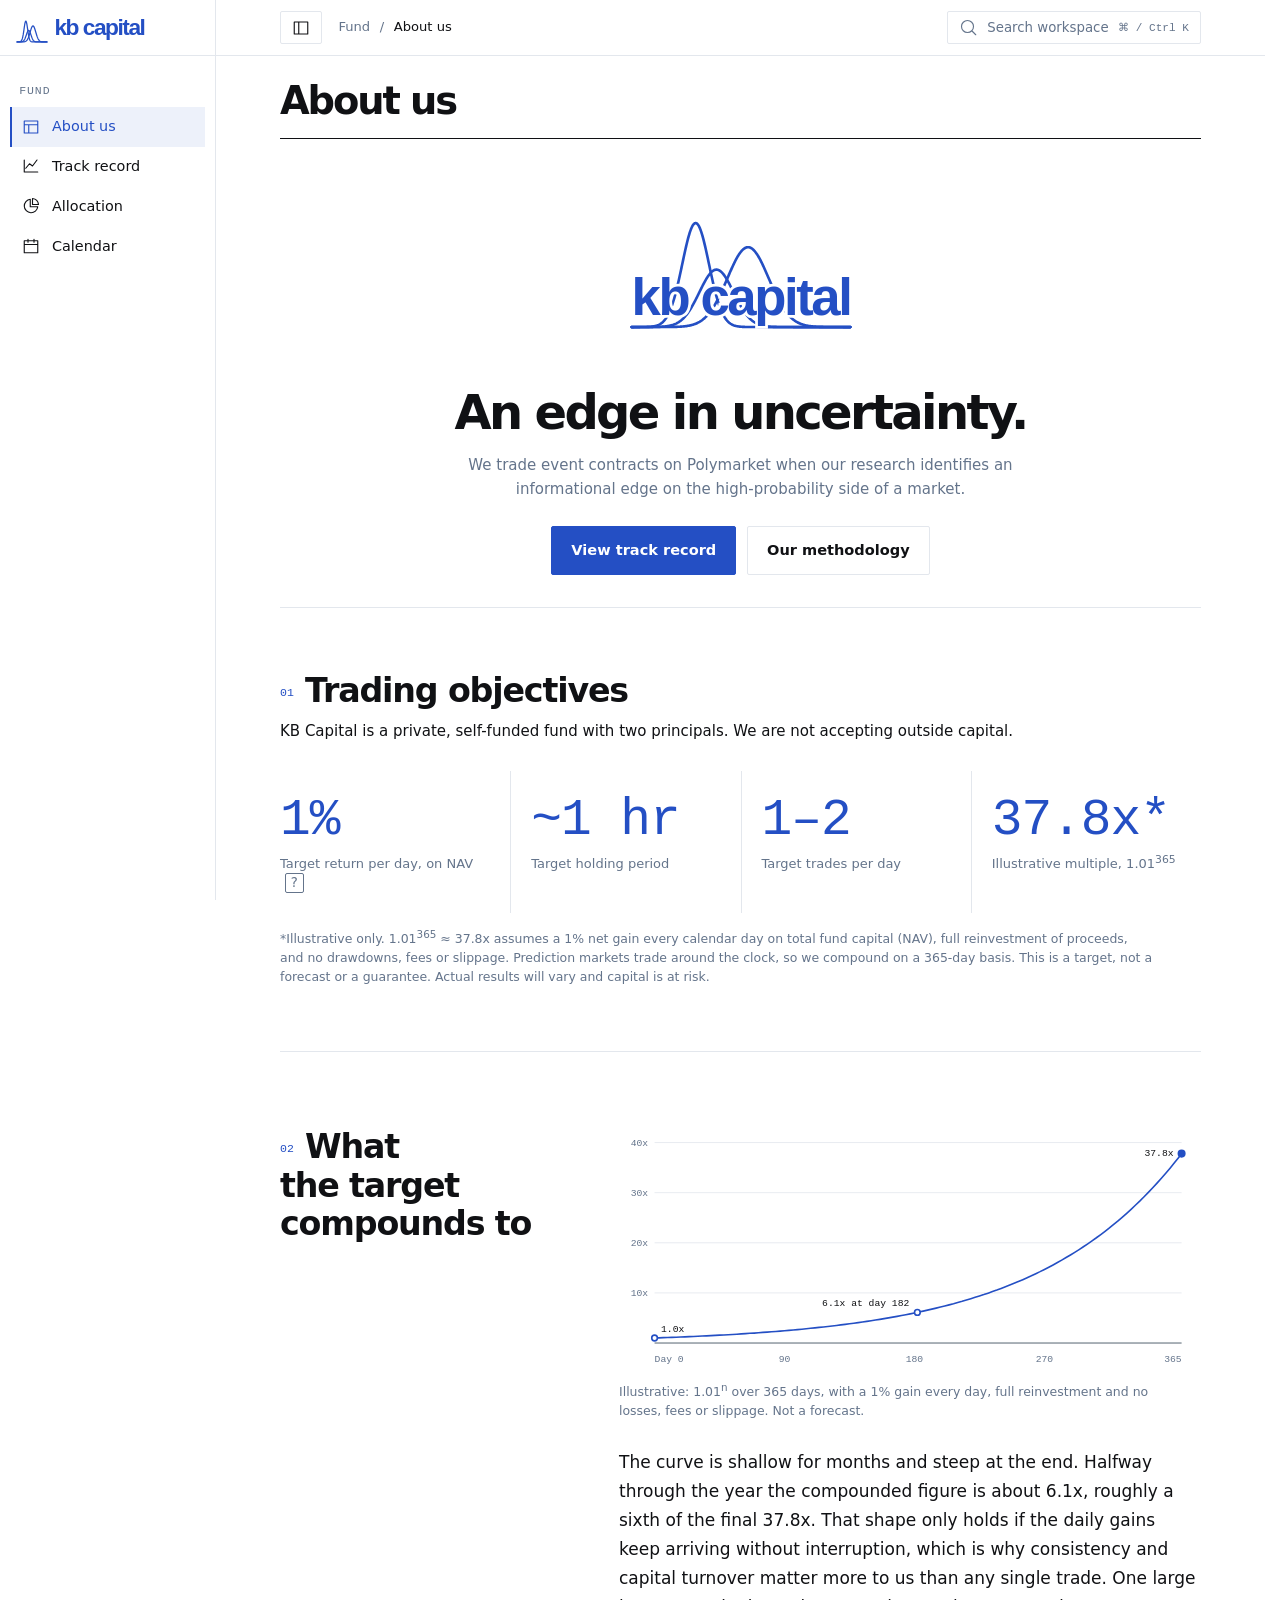
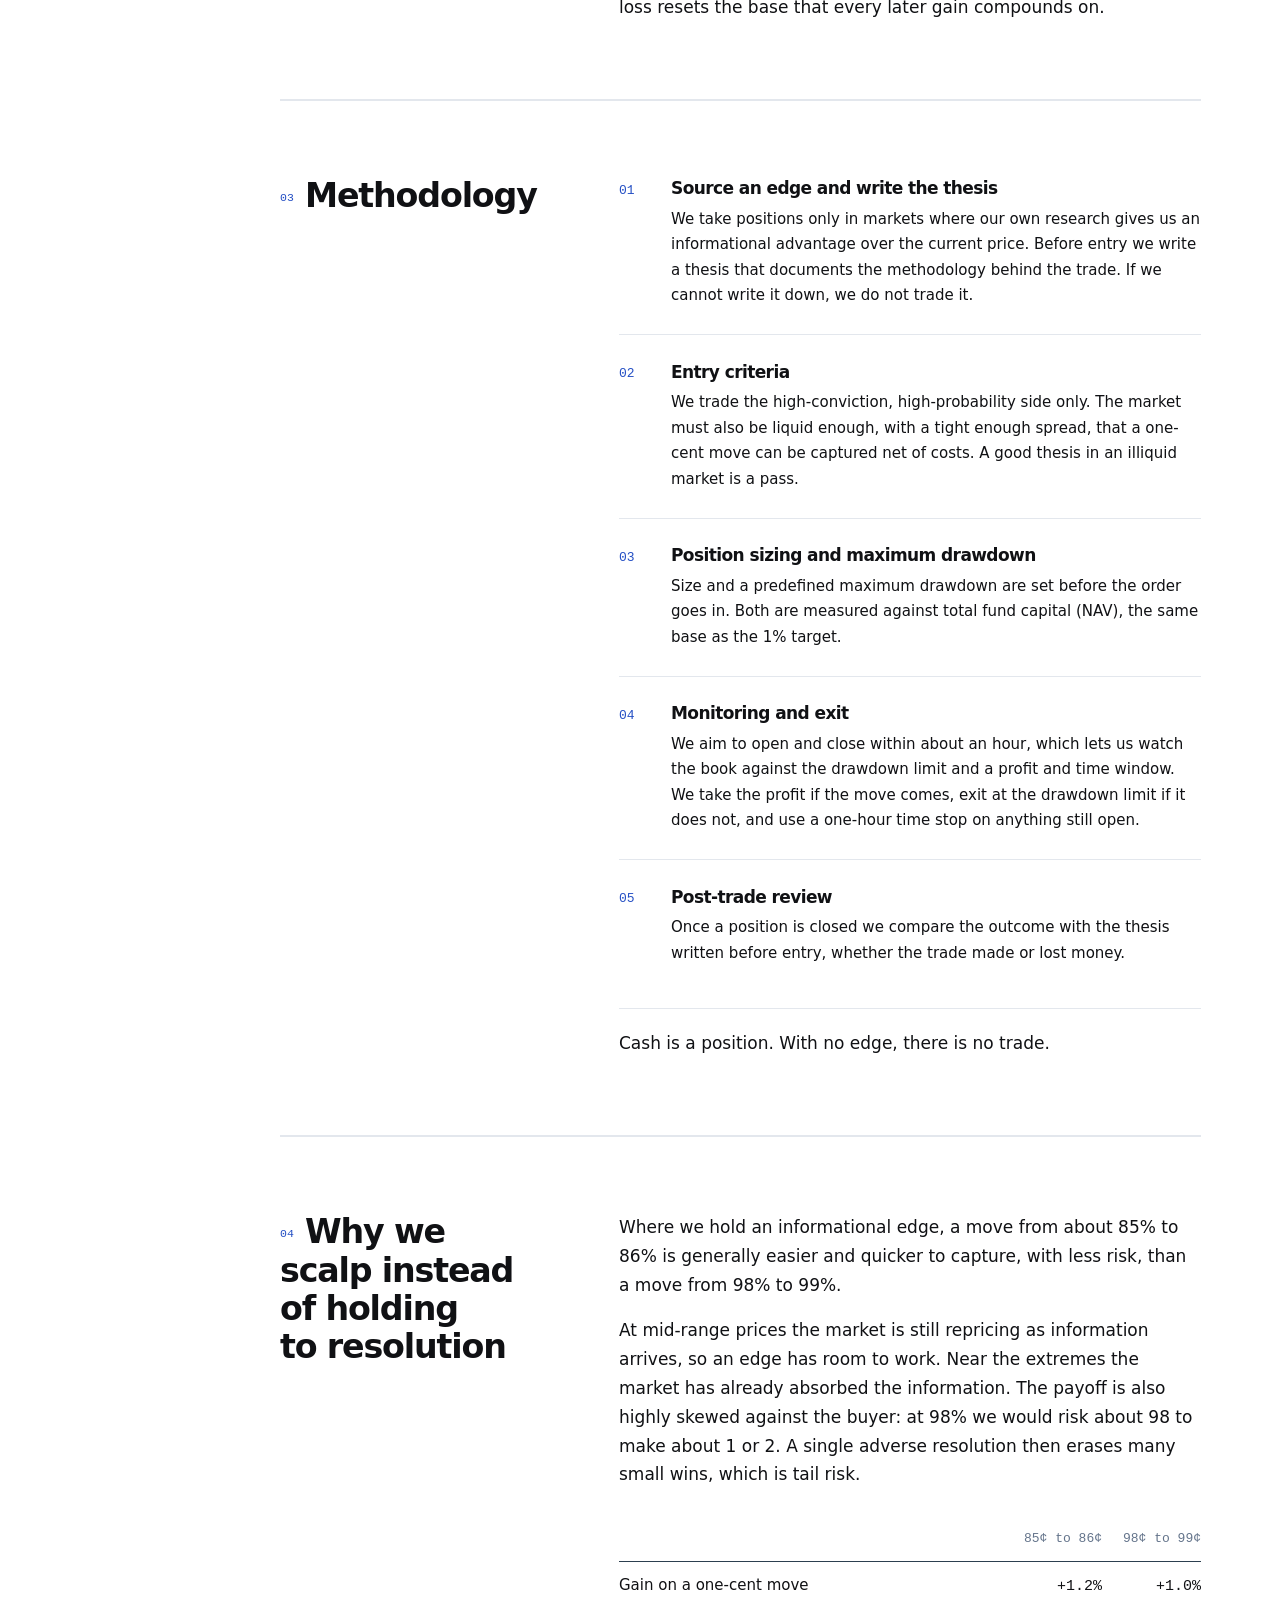
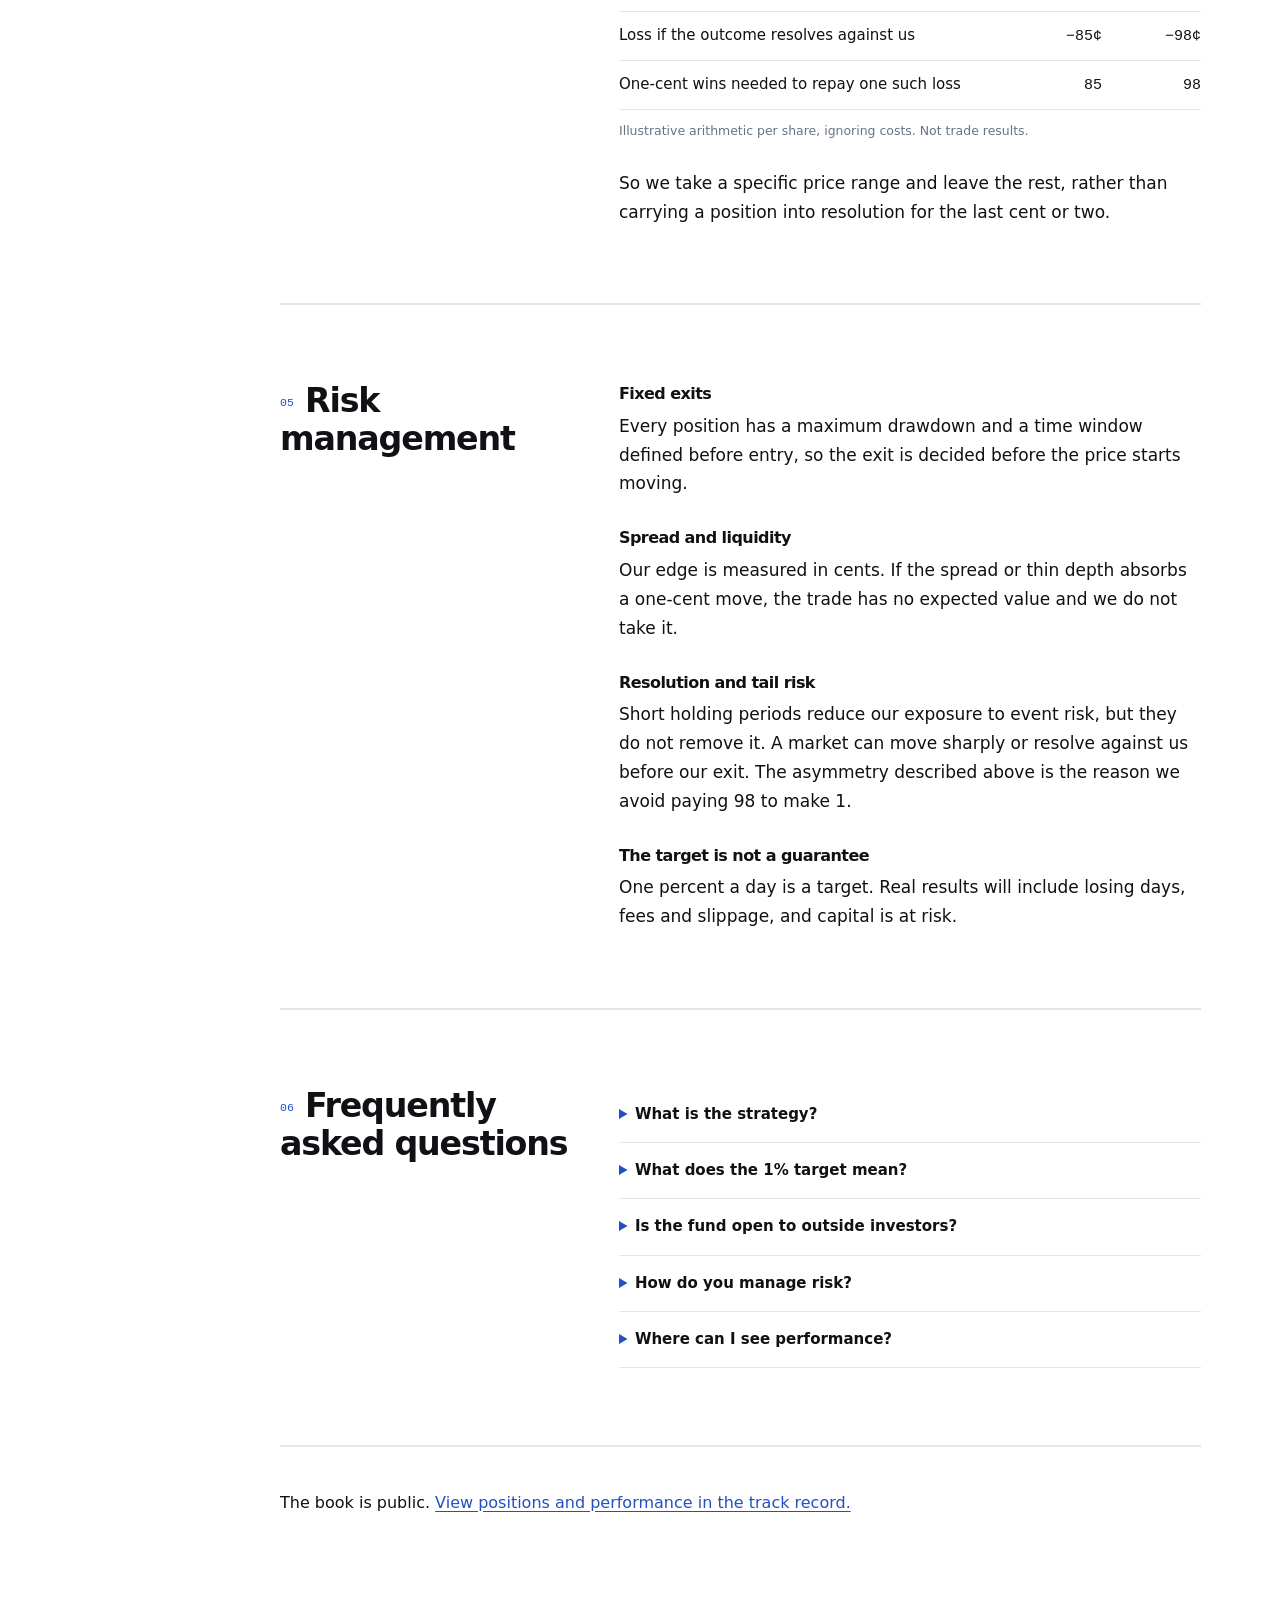
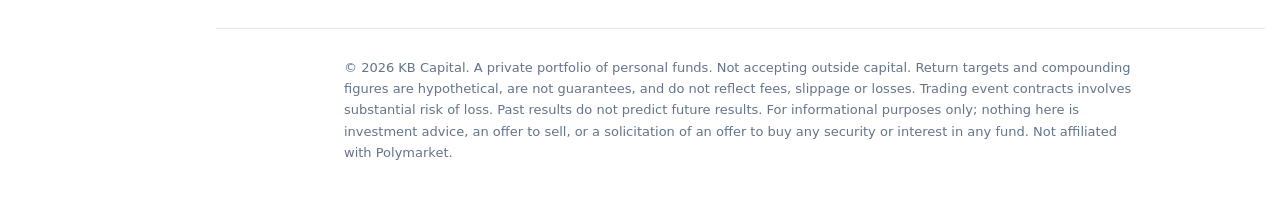
<file: index.html>
<!doctype html><html lang="en"><head>
<meta charset="utf-8"><meta name="viewport" content="width=device-width, initial-scale=1">
<meta name="referrer" content="no-referrer">
<meta http-equiv="Content-Security-Policy" content="default-src 'none'; script-src 'self'; style-src 'self' https://fonts.googleapis.com; font-src https://fonts.gstatic.com; img-src 'self' data: https://polymarket-upload.s3.us-east-2.amazonaws.com; connect-src 'self' https://gamma-api.polymarket.com https://data-api.polymarket.com https://clob.polymarket.com https://polygon.drpc.org https://1rpc.io https://polygon-bor-rpc.publicnode.com; base-uri 'none'; form-action 'none'">
<title>About us · KB Capital</title><link rel="icon" href="/gaussian.svg">
<link rel="stylesheet" href="https://fonts.googleapis.com/css2?family=IBM+Plex+Mono:wght@400;500;600&amp;family=Inter:wght@400;500;600;700&amp;display=swap">
<link rel="stylesheet" href="/about.css">
<link rel="stylesheet" href="/brand.css"><link rel="stylesheet" href="/workspace.css">
<script defer src="/gaussian.js"></script><script defer src="/brand.js"></script><script defer src="/terminal.js"></script>

</head><body class="about workspace">
<a class="skip" href="#main-content">Skip to content</a>
<aside id="sidebar"><a class="wordmark" href="/" aria-label="KB Capital"><kb-gaussian compact aria-hidden="true"><img width="32" height="32" src="/gaussian.svg" alt=""></kb-gaussian><span>kb capital</span></a>
<nav aria-label="Workspace pages"><h2>Fund</h2><a data-category="Fund" href="/" title="About us" aria-label="About us" aria-current="page"><svg aria-hidden="true" width="18" height="18" viewBox="0 0 24 24" fill="none" stroke="currentColor" stroke-width="1.5" stroke-linecap="round" stroke-linejoin="round"><path d="M3 4h18v16H3z M3 9h18 M9 9v11"/></svg><span>About us</span></a><a data-category="Fund" href="/predictions/" title="Track record" aria-label="Track record" ><svg aria-hidden="true" width="18" height="18" viewBox="0 0 24 24" fill="none" stroke="currentColor" stroke-width="1.5" stroke-linecap="round" stroke-linejoin="round"><path d="M3 4v16h18 M5 15l5-6 4 3 6-8"/></svg><span>Track record</span></a><a data-category="Fund" href="/allocation/" title="Allocation" aria-label="Allocation" ><svg aria-hidden="true" width="18" height="18" viewBox="0 0 24 24" fill="none" stroke="currentColor" stroke-width="1.5" stroke-linecap="round" stroke-linejoin="round"><path d="M11 3a9 9 0 1 0 10 10H11z M14 2v8h8a9 9 0 0 0-8-8"/></svg><span>Allocation</span></a><a data-category="Fund" href="/calendar/" title="Calendar" aria-label="Calendar" ><svg aria-hidden="true" width="18" height="18" viewBox="0 0 24 24" fill="none" stroke="currentColor" stroke-width="1.5" stroke-linecap="round" stroke-linejoin="round"><path d="M3 5h18v16H3z M3 10h18 M8 3v4 M16 3v4"/></svg><span>Calendar</span></a></nav>
</aside>
<div class="work-area"><div class="workspace-bar">
<button class="icon-control" id="toggle-sidebar" aria-label="Toggle sidebar" aria-controls="sidebar" aria-expanded="true"><svg aria-hidden="true" width="18" height="18" viewBox="0 0 24 24" fill="none" stroke="currentColor" stroke-width="1.5" stroke-linecap="round" stroke-linejoin="round"><path d="M3 4h18v16H3z M9 4v16"/></svg></button>
<nav class="breadcrumbs" aria-label="Breadcrumb"><span>Fund</span><span aria-hidden="true"> / </span><strong aria-current="page">About us</strong></nav>
<button id="open-search" class="search-control" aria-label="Search workspace"><svg aria-hidden="true" width="18" height="18" viewBox="0 0 24 24" fill="none" stroke="currentColor" stroke-width="1.5" stroke-linecap="round" stroke-linejoin="round"><path d="M16 16l5 5 M18 10a8 8 0 1 1-16 0 8 8 0 0 1 16 0"/></svg><span>Search workspace</span><kbd>⌘ / Ctrl K</kbd></button></div>
<main id="main-content" class="workspace-grid" tabindex="-1"><header class="page-header"><h1>About us</h1></header>

    <section class="hero" aria-labelledby="h-hero">
      <div class="wrap hero-in">
        <div class="plot"><kb-gaussian role="img" aria-label="KB Capital"></kb-gaussian></div>
        <h2 id="h-hero">An edge in uncertainty.</h2>
        <p class="lede">We trade event contracts on Polymarket when our research identifies an informational edge on the high-probability side of a market.</p>
        <div class="actions"><a href="/predictions/">View track record</a><a href="#process">Our methodology</a></div>
      </div>
    </section>

    <!-- Key figures -->
    <section class="figures" aria-label="Key figures">
      <div class="wrap">
        <h2 class="section-title">Trading objectives</h2>
        <p>KB Capital is a private, self-funded fund with two principals. We are not accepting outside capital.</p>
        <dl class="figs">
          <div><dt>Target return per day, on NAV<span class="metric-help"><button type="button" aria-expanded="false" aria-label="Explain Target return per day, on NAV" data-help="The target is measured against the entire opening portfolio, including undeployed cash.">?</button></span></dt><dd>1%</dd></div>
          <div><dt>Target holding period</dt><dd>~1 hr</dd></div>
          <div><dt>Target trades per day</dt><dd>1&ndash;2</dd></div>
          <div><dt>Illustrative multiple, 1.01<sup>365</sup></dt><dd>37.8x*</dd></div>
        </dl>
        <p class="fine">*Illustrative only. 1.01<sup>365</sup> &asymp; 37.8x assumes a 1% net gain every calendar day on total fund capital (NAV), full reinvestment of proceeds, and no drawdowns, fees or slippage. Prediction markets trade around the clock, so we compound on a 365-day basis. This is a target, not a forecast or a guarantee. Actual results will vary and capital is at risk.</p>
      </div>
    </section>

    <!-- Compounding curve -->
    <section class="sec sec-tight" aria-labelledby="h-curve">
      <div class="wrap sec-in">
        <h2 class="section-title" id="h-curve">What the target compounds to</h2>
        <div class="sec-body">
          <figure class="chart">
<svg class="curve cw" viewBox="0 0 720 300" role="img" aria-labelledby="cw-t cw-d" focusable="false">
<title id="cw-t">Illustrative compounding curve</title>
<desc id="cw-d">A 1% gain every day for 365 days compounds from 1.0x to about 37.8x. The curve is shallow for the first half of the year, about 6.1x at day 182, and steep in the last quarter. Illustrative only.</desc>
<g class="grid">
<line x1="44" x2="696" y1="204.0" y2="204.0"/>
<line x1="44" x2="696" y1="142.0" y2="142.0"/>
<line x1="44" x2="696" y1="80.0" y2="80.0"/>
<line x1="44" x2="696" y1="18.0" y2="18.0"/>
</g>
<line class="base" x1="44" x2="696" y1="266.0" y2="266.0"/>
<g class="ax ay">
<text x="36" y="208.0" text-anchor="end">10x</text>
<text x="36" y="146.0" text-anchor="end">20x</text>
<text x="36" y="84.0" text-anchor="end">30x</text>
<text x="36" y="22.0" text-anchor="end">40x</text>
</g>
<g class="ax ax-x">
<text x="44.0" y="290" text-anchor="start">Day 0</text>
<text x="204.8" y="290" text-anchor="middle">90</text>
<text x="365.5" y="290" text-anchor="middle">180</text>
<text x="526.3" y="290" text-anchor="middle">270</text>
<text x="696.0" y="290" text-anchor="end">365</text>
</g>
<path class="line" d="M44.0 259.8 L49.4 259.6 L54.7 259.4 L60.1 259.2 L65.4 259.0 L70.8 258.8 L76.2 258.6 L81.5 258.4 L86.9 258.1 L92.2 257.9 L97.6 257.6 L102.9 257.4 L108.3 257.1 L113.7 256.9 L119.0 256.6 L124.4 256.3 L129.7 256.0 L135.1 255.7 L140.5 255.4 L145.8 255.1 L151.2 254.7 L156.5 254.4 L161.9 254.0 L167.3 253.7 L172.6 253.3 L178.0 252.9 L183.3 252.5 L188.7 252.1 L194.0 251.7 L199.4 251.3 L204.8 250.8 L210.1 250.4 L215.5 249.9 L220.8 249.4 L226.2 248.9 L231.6 248.4 L236.9 247.8 L242.3 247.3 L247.6 246.7 L253.0 246.1 L258.4 245.5 L263.7 244.9 L269.1 244.3 L274.4 243.6 L279.8 242.9 L285.2 242.2 L290.5 241.5 L295.9 240.8 L301.2 240.0 L306.6 239.2 L311.9 238.4 L317.3 237.6 L322.7 236.7 L328.0 235.8 L333.4 234.9 L338.7 234.0 L344.1 233.0 L349.5 232.0 L354.8 231.0 L360.2 229.9 L365.5 228.8 L370.9 227.7 L376.3 226.5 L381.6 225.3 L387.0 224.1 L392.3 222.8 L397.7 221.5 L403.0 220.2 L408.4 218.8 L413.8 217.4 L419.1 215.9 L424.5 214.4 L429.8 212.8 L435.2 211.2 L440.6 209.5 L445.9 207.8 L451.3 206.1 L456.6 204.3 L462.0 202.4 L467.4 200.5 L472.7 198.5 L478.1 196.4 L483.4 194.3 L488.8 192.1 L494.1 189.9 L499.5 187.6 L504.9 185.2 L510.2 182.8 L515.6 180.2 L520.9 177.7 L526.3 175.0 L531.7 172.2 L537.0 169.4 L542.4 166.4 L547.7 163.4 L553.1 160.3 L558.5 157.1 L563.8 153.8 L569.2 150.4 L574.5 146.9 L579.9 143.3 L585.2 139.6 L590.6 135.8 L596.0 131.8 L601.3 127.8 L606.7 123.6 L612.0 119.2 L617.4 114.8 L622.8 110.2 L628.1 105.5 L633.5 100.6 L638.8 95.6 L644.2 90.5 L649.6 85.1 L654.9 79.7 L660.3 74.0 L665.6 68.2 L671.0 62.2 L676.4 56.0 L681.7 49.7 L687.1 43.1 L692.4 36.4 L696.0 31.7"/>
<circle class="pt" cx="369.1" cy="228.1" r="3.5"/>
<text class="lab" x="359.1" y="220.1" text-anchor="end">6.1x at day 182</text>
<circle class="pt" cx="44.0" cy="259.8" r="3.5"/>
<text class="lab" x="52.0" y="251.8">1.0x</text>
<circle class="pt end" cx="696.0" cy="31.7" r="4"/>
<text class="lab end" x="686.0" y="34.7" text-anchor="end">37.8x</text>
</svg>
<svg class="curve cn" viewBox="0 0 340 280" role="img" aria-labelledby="cn-t cn-d" focusable="false">
<title id="cn-t">Illustrative compounding curve</title>
<desc id="cn-d">A 1% gain every day for 365 days compounds from 1.0x to about 37.8x. The curve is shallow for the first half of the year, about 6.1x at day 182, and steep in the last quarter. Illustrative only.</desc>
<g class="grid">
<line x1="40" x2="324" y1="190.5" y2="190.5"/>
<line x1="40" x2="324" y1="133.0" y2="133.0"/>
<line x1="40" x2="324" y1="75.5" y2="75.5"/>
<line x1="40" x2="324" y1="18.0" y2="18.0"/>
</g>
<line class="base" x1="40" x2="324" y1="248.0" y2="248.0"/>
<g class="ax ay">
<text x="32" y="194.5" text-anchor="end">10x</text>
<text x="32" y="137.0" text-anchor="end">20x</text>
<text x="32" y="79.5" text-anchor="end">30x</text>
<text x="32" y="22.0" text-anchor="end">40x</text>
</g>
<g class="ax ax-x">
<text x="40.0" y="270" text-anchor="start">Day 0</text>
<text x="180.1" y="270" text-anchor="middle">180</text>
<text x="324.0" y="270" text-anchor="end">365</text>
</g>
<path class="line" d="M40.0 242.2 L42.3 242.1 L44.7 241.9 L47.0 241.7 L49.3 241.5 L51.7 241.3 L54.0 241.1 L56.3 240.9 L58.7 240.7 L61.0 240.5 L63.3 240.2 L65.7 240.0 L68.0 239.8 L70.3 239.5 L72.7 239.3 L75.0 239.0 L77.3 238.7 L79.7 238.4 L82.0 238.2 L84.4 237.9 L86.7 237.6 L89.0 237.2 L91.4 236.9 L93.7 236.6 L96.0 236.2 L98.4 235.9 L100.7 235.5 L103.0 235.1 L105.4 234.7 L107.7 234.3 L110.0 233.9 L112.4 233.5 L114.7 233.1 L117.0 232.6 L119.4 232.1 L121.7 231.7 L124.0 231.2 L126.4 230.6 L128.7 230.1 L131.0 229.6 L133.4 229.0 L135.7 228.4 L138.0 227.9 L140.4 227.2 L142.7 226.6 L145.0 226.0 L147.4 225.3 L149.7 224.6 L152.0 223.9 L154.4 223.2 L156.7 222.4 L159.0 221.6 L161.4 220.8 L163.7 220.0 L166.0 219.2 L168.4 218.3 L170.7 217.4 L173.1 216.5 L175.4 215.5 L177.7 214.5 L180.1 213.5 L182.4 212.5 L184.7 211.4 L187.1 210.3 L189.4 209.2 L191.7 208.0 L194.1 206.8 L196.4 205.5 L198.7 204.2 L201.1 202.9 L203.4 201.5 L205.7 200.1 L208.1 198.7 L210.4 197.2 L212.7 195.6 L215.1 194.1 L217.4 192.4 L219.7 190.7 L222.1 189.0 L224.4 187.2 L226.7 185.4 L229.1 183.5 L231.4 181.5 L233.7 179.5 L236.1 177.4 L238.4 175.3 L240.7 173.1 L243.1 170.8 L245.4 168.5 L247.7 166.1 L250.1 163.6 L252.4 161.0 L254.8 158.4 L257.1 155.7 L259.4 152.9 L261.8 150.0 L264.1 147.0 L266.4 144.0 L268.8 140.8 L271.1 137.6 L273.4 134.2 L275.8 130.8 L278.1 127.2 L280.4 123.6 L282.8 119.8 L285.1 115.9 L287.4 111.9 L289.8 107.8 L292.1 103.5 L294.4 99.1 L296.8 94.6 L299.1 90.0 L301.4 85.2 L303.8 80.3 L306.1 75.2 L308.4 70.0 L310.8 64.6 L313.1 59.0 L315.4 53.3 L317.8 47.4 L320.1 41.3 L322.4 35.0 L324.0 30.7"/>
<circle class="pt" cx="181.6" cy="212.8" r="3.5"/>
<text class="lab" x="171.6" y="204.8" text-anchor="end">6.1x at day 182</text>
<circle class="pt" cx="40.0" cy="242.2" r="3.5"/>
<text class="lab" x="48.0" y="234.2">1.0x</text>
<circle class="pt end" cx="324.0" cy="30.7" r="4"/>
<text class="lab end" x="314.0" y="33.7" text-anchor="end">37.8x</text>
</svg>
            <figcaption>Illustrative: 1.01<sup>n</sup> over 365 days, with a 1% gain every day, full reinvestment and no losses, fees or slippage. Not a forecast.</figcaption>
          </figure>
          <p class="prose">The curve is shallow for months and steep at the end. Halfway through the year the compounded figure is about 6.1x, roughly a sixth of the final 37.8x. That shape only holds if the daily gains keep arriving without interruption, which is why consistency and capital turnover matter more to us than any single trade. One large loss resets the base that every later gain compounds on.</p>
        </div>
      </div>
    </section>

    <!-- Process -->
    <section class="sec" id="process" aria-labelledby="h-process">
      <div class="wrap sec-in">
        <h2 class="section-title" id="h-process">Methodology</h2>
        <div class="sec-body">
          <ol class="process">
            <li>
              <span class="n">01</span>
              <div>
                <h3>Source an edge and write the thesis</h3>
                <p>We take positions only in markets where our own research gives us an informational advantage over the current price. Before entry we write a thesis that documents the methodology behind the trade. If we cannot write it down, we do not trade it.</p>
                <!-- TODO: add what the thesis template contains (fields, length) if you want to show it. -->
              </div>
            </li>
            <li>
              <span class="n">02</span>
              <div>
                <h3>Entry criteria</h3>
                <p>We trade the high-conviction, high-probability side only. The market must also be liquid enough, with a tight enough spread, that a one-cent move can be captured net of costs. A good thesis in an illiquid market is a pass.</p>
                <!-- TODO: add the probability range you consider tradeable, if you want to publish it. -->
              </div>
            </li>
            <li>
              <span class="n">03</span>
              <div>
                <h3>Position sizing and maximum drawdown</h3>
                <p>Size and a predefined maximum drawdown are set before the order goes in. Both are measured against total fund capital (NAV), the same base as the 1% target.</p>
              </div>
            </li>
            <li>
              <span class="n">04</span>
              <div>
                <h3>Monitoring and exit</h3>
                <p>We aim to open and close within about an hour, which lets us watch the book against the drawdown limit and a profit and time window. We take the profit if the move comes, exit at the drawdown limit if it does not, and use a one-hour time stop on anything still open.</p>
              </div>
            </li>
            <li>
              <span class="n">05</span>
              <div>
                <h3>Post-trade review</h3>
                <p>Once a position is closed we compare the outcome with the thesis written before entry, whether the trade made or lost money.</p>
                <!-- TODO: describe the review format or cadence if you want to publish it. -->
              </div>
            </li>
          </ol>
          <p class="prose aside">Cash is a position. With no edge, there is no trade.</p>
        </div>
      </div>
    </section>

    <!-- Principle -->
    <section class="sec sec-wide" id="principle" aria-labelledby="h-principle">
      <div class="wrap sec-in">
        <h2 class="section-title" id="h-principle">Why we scalp instead of holding to resolution</h2>
        <div class="sec-body">
          <p class="prose">Where we hold an informational edge, a move from about 85% to 86% is generally easier and quicker to capture, with less risk, than a move from 98% to 99%.</p>
          <p class="prose">At mid-range prices the market is still repricing as information arrives, so an edge has room to work. Near the extremes the market has already absorbed the information. The payoff is also highly skewed against the buyer: at 98% we would risk about 98 to make about 1 or 2. A single adverse resolution then erases many small wins, which is tail risk.</p>
          <table class="tbl">
            <caption>Illustrative arithmetic per share, ignoring costs. Not trade results.</caption>
            <thead>
              <tr><th scope="col"></th><th scope="col">85&cent; to 86&cent;</th><th scope="col">98&cent; to 99&cent;</th></tr>
            </thead>
            <tbody>
              <tr><th scope="row">Gain on a one-cent move</th><td class="money">+1.2%</td><td class="money">+1.0%</td></tr>
              <tr><th scope="row">Loss if the outcome resolves against us</th><td class="loss">&minus;85&cent;</td><td class="loss">&minus;98&cent;</td></tr>
              <tr><th scope="row">One-cent wins needed to repay one such loss</th><td>85</td><td>98</td></tr>
            </tbody>
          </table>
          <p class="prose">So we take a specific price range and leave the rest, rather than carrying a position into resolution for the last cent or two.</p>
        </div>
      </div>
    </section>

    <!-- Risk -->
    <section class="sec" id="risk" aria-labelledby="h-risk">
      <div class="wrap sec-in">
        <h2 class="section-title" id="h-risk">Risk management</h2>
        <div class="sec-body prose">
          <h3>Fixed exits</h3>
          <p>Every position has a maximum drawdown and a time window defined before entry, so the exit is decided before the price starts moving.</p>
          <h3>Spread and liquidity</h3>
          <p>Our edge is measured in cents. If the spread or thin depth absorbs a one-cent move, the trade has no expected value and we do not take it.</p>
          <h3>Resolution and tail risk</h3>
          <p>Short holding periods reduce our exposure to event risk, but they do not remove it. A market can move sharply or resolve against us before our exit. The asymmetry described above is the reason we avoid paying 98 to make 1.</p>
          <h3>The target is not a guarantee</h3>
          <p>One percent a day is a target. Real results will include losing days, fees and slippage, and capital is at risk.</p>
        </div>
      </div>
    </section>

    <!-- FAQ -->
    <section class="sec" id="faq" aria-labelledby="h-faq">
      <div class="wrap sec-in">
        <h2 class="section-title" id="h-faq">Frequently asked questions</h2>
        <div class="sec-body">
          <div class="qa">
            <details><summary>What is the strategy?</summary><p>We trade event contracts on Polymarket, on the high-probability side of markets where our research gives us an edge. We aim for one to two trades a day, each opened and closed within about an hour.</p></details>
            <details><summary>What does the 1% target mean?</summary><p>It is our target return per day on total fund capital (NAV), not only on the capital deployed that day. Compounded daily for 365 days it comes to about 37.8x. That is an illustration and assumes no drawdowns, fees or slippage.</p></details>
            <details><summary>Is the fund open to outside investors?</summary><p>No. KB Capital is private and self-funded, and we are not accepting outside capital.</p></details>
            <details><summary>How do you manage risk?</summary><p>Position size, maximum drawdown and a time window are set before entry, and we hold cash when we have no edge.</p></details>
            <details><summary>Where can I see performance?</summary><p>Positions, trade activity and profit and loss are public on the <a href="/predictions/">Track record</a> page, sourced from Polymarket&rsquo;s public data.</p></details>
          </div>
        </div>
      </div>
    </section>

    <!-- Closing line -->
    <section class="close" aria-label="Performance">
      <div class="wrap">
        <p>The book is public. <a href="/predictions/">View positions and performance in the track record.</a></p>
      </div>
    </section>
  </main><footer class="site-footer">
    <div class="wrap">

      <p>&copy; 2026 KB Capital. A private portfolio of personal funds. Not accepting outside capital. Return targets and compounding figures are hypothetical, are not guarantees, and do not reflect fees, slippage or losses. Trading event contracts involves substantial risk of loss. Past results do not predict future results. For informational purposes only; nothing here is investment advice, an offer to sell, or a solicitation of an offer to buy any security or interest in any fund. Not affiliated with Polymarket.</p>
    </div>
  </footer></div>
<dialog id="workspace-search" aria-labelledby="search-label"><header><label id="search-label" for="workspace-query">Search workspace</label><button type="button" class="ui-button" id="close-search">Close</button></header><input type="search" id="workspace-query" placeholder="Search pages" autocomplete="off"><div id="search-results" aria-live="polite"></div></dialog>
</body></html>
</file>
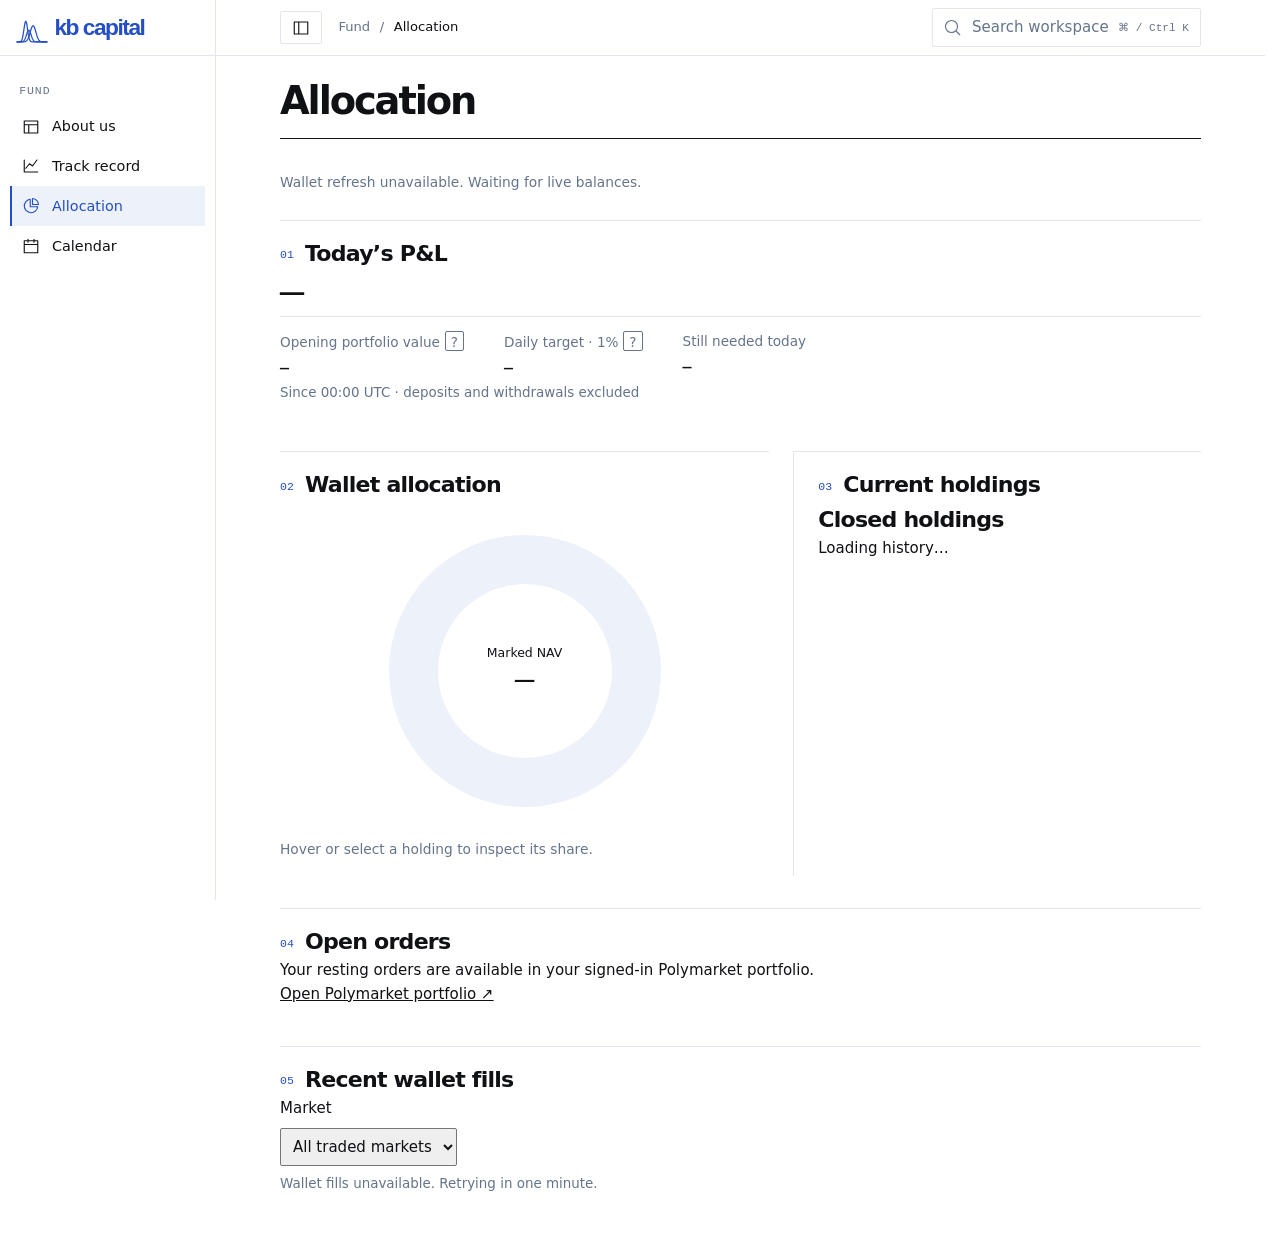
<file: allocation/index.html>
<!doctype html><html lang="en"><head>
<meta charset="utf-8"><meta name="viewport" content="width=device-width, initial-scale=1">
<meta name="referrer" content="no-referrer">
<meta http-equiv="Content-Security-Policy" content="default-src 'none'; script-src 'self'; style-src 'self' https://fonts.googleapis.com; font-src https://fonts.gstatic.com; img-src 'self' data: https://polymarket-upload.s3.us-east-2.amazonaws.com; connect-src 'self' https://gamma-api.polymarket.com https://data-api.polymarket.com https://clob.polymarket.com https://polygon.drpc.org https://1rpc.io https://polygon-bor-rpc.publicnode.com; base-uri 'none'; form-action 'none'">
<title>Allocation · KB Capital</title><link rel="icon" href="/gaussian.svg">
<link rel="stylesheet" href="https://fonts.googleapis.com/css2?family=IBM+Plex+Mono:wght@400;500;600&amp;family=Inter:wght@400;500;600;700&amp;display=swap">
<link rel="stylesheet" href="/style.css"><link rel="stylesheet" href="/allocation/style.css"><link rel="stylesheet" href="/paper.css">
<link rel="stylesheet" href="/brand.css"><link rel="stylesheet" href="/workspace.css">
<script defer src="/gaussian.js"></script><script defer src="/brand.js"></script><script defer src="/terminal.js"></script>
<script defer src="/wallet-api.js"></script><script defer src="/allocation/vendor/chart.umd.js"></script><script defer src="/allocation/vendor/datalabels.js"></script><script defer src="/allocation/view.js"></script>
</head><body class="record workspace">
<a class="skip" href="#main-content">Skip to content</a>
<aside id="sidebar"><a class="wordmark" href="/" aria-label="KB Capital"><kb-gaussian compact aria-hidden="true"><img width="32" height="32" src="/gaussian.svg" alt=""></kb-gaussian><span>kb capital</span></a>
<nav aria-label="Workspace pages"><h2>Fund</h2><a data-category="Fund" href="/" title="About us" aria-label="About us" ><svg aria-hidden="true" width="18" height="18" viewBox="0 0 24 24" fill="none" stroke="currentColor" stroke-width="1.5" stroke-linecap="round" stroke-linejoin="round"><path d="M3 4h18v16H3z M3 9h18 M9 9v11"/></svg><span>About us</span></a><a data-category="Fund" href="/predictions/" title="Track record" aria-label="Track record" ><svg aria-hidden="true" width="18" height="18" viewBox="0 0 24 24" fill="none" stroke="currentColor" stroke-width="1.5" stroke-linecap="round" stroke-linejoin="round"><path d="M3 4v16h18 M5 15l5-6 4 3 6-8"/></svg><span>Track record</span></a><a data-category="Fund" href="/allocation/" title="Allocation" aria-label="Allocation" aria-current="page"><svg aria-hidden="true" width="18" height="18" viewBox="0 0 24 24" fill="none" stroke="currentColor" stroke-width="1.5" stroke-linecap="round" stroke-linejoin="round"><path d="M11 3a9 9 0 1 0 10 10H11z M14 2v8h8a9 9 0 0 0-8-8"/></svg><span>Allocation</span></a><a data-category="Fund" href="/calendar/" title="Calendar" aria-label="Calendar" ><svg aria-hidden="true" width="18" height="18" viewBox="0 0 24 24" fill="none" stroke="currentColor" stroke-width="1.5" stroke-linecap="round" stroke-linejoin="round"><path d="M3 5h18v16H3z M3 10h18 M8 3v4 M16 3v4"/></svg><span>Calendar</span></a></nav>
</aside>
<div class="work-area"><div class="workspace-bar">
<button class="icon-control" id="toggle-sidebar" aria-label="Toggle sidebar" aria-controls="sidebar" aria-expanded="true"><svg aria-hidden="true" width="18" height="18" viewBox="0 0 24 24" fill="none" stroke="currentColor" stroke-width="1.5" stroke-linecap="round" stroke-linejoin="round"><path d="M3 4h18v16H3z M9 4v16"/></svg></button>
<nav class="breadcrumbs" aria-label="Breadcrumb"><span>Fund</span><span aria-hidden="true"> / </span><strong aria-current="page">Allocation</strong></nav>
<button id="open-search" class="search-control" aria-label="Search workspace"><svg aria-hidden="true" width="18" height="18" viewBox="0 0 24 24" fill="none" stroke="currentColor" stroke-width="1.5" stroke-linecap="round" stroke-linejoin="round"><path d="M16 16l5 5 M18 10a8 8 0 1 1-16 0 8 8 0 0 1 16 0"/></svg><span>Search workspace</span><kbd>⌘ / Ctrl K</kbd></button></div>
<main id="main-content" class="workspace-grid" tabindex="-1"><header class="page-header"><h1>Allocation</h1></header>


    <p class="ui-state" role="status" id="status">Reading wallet balances…</p>
    <section class="panel daily-head"><h2 class="section-title">Today’s P&L</h2>
      <strong id="daily-money">—</strong> <span id="daily-return"></span>
      <dl class="daily-targets">
        <div><dt>Opening portfolio value<span class="metric-help"><button type="button" aria-expanded="false" aria-label="Explain Opening portfolio value" data-help="Cash plus marked holdings at the start of the UTC day, before today’s gains and transfers.">?</button></span></dt><dd id="target-base">—</dd></div>
        <div><dt>Daily target · 1%<span class="metric-help"><button type="button" aria-expanded="false" aria-label="Explain Daily target · 1%" data-help="One percent of the portfolio value at midnight UTC. The goal stays fixed through the day.">?</button></span></dt><dd id="target-profit">—</dd></div>
        <div><dt id="target-label">Still needed today</dt><dd id="target-gap">—</dd></div>
      </dl>
      <p class="meta" id="daily-date">Since 00:00 UTC · deposits and withdrawals excluded</p>
    </section>
    <div class="allocation-grid">
      <section class="panel"><h2 class="section-title">Wallet allocation</h2>
        <div id="ring"><canvas id="donut" aria-hidden="true"></canvas><div class="ring-center"><small id="ring-label">Marked NAV</small><strong id="nav">—</strong></div></div>
        <p class="chart-help">Hover or select a holding to inspect its share.</p><div id="legend" aria-label="Wallet allocation breakdown"></div>
      </section>
      <section class="panel"><h2 class="section-title">Current holdings</h2><div id="holdings"></div>
        <h2 class="history-heading">Closed holdings</h2><p id="history-status" role="status">Loading history…</p><div id="history"></div></section>
    </div>
    <section class="panel"><h2 class="section-title">Open orders</h2>
      <p>Your resting orders are available in your signed-in Polymarket portfolio.</p>
      <a href="https://polymarket.com/portfolio" target="_blank" rel="noopener noreferrer">Open Polymarket portfolio ↗</a>
    </section>
    <section class="panel fills-panel"><h2 class="section-title">Recent wallet fills</h2>
      <label for="fill-market">Market</label>
      <select id="fill-market"><option value="">All traded markets</option></select>
      <p id="fills-status" class="meta" role="status">Reading fills…</p>
      <div id="fills"></div>
    </section>
  </main></div>
<dialog id="workspace-search" aria-labelledby="search-label"><header><label id="search-label" for="workspace-query">Search workspace</label><button type="button" class="ui-button" id="close-search">Close</button></header><input type="search" id="workspace-query" placeholder="Search pages" autocomplete="off"><div id="search-results" aria-live="polite"></div></dialog>
</body></html>
</file>
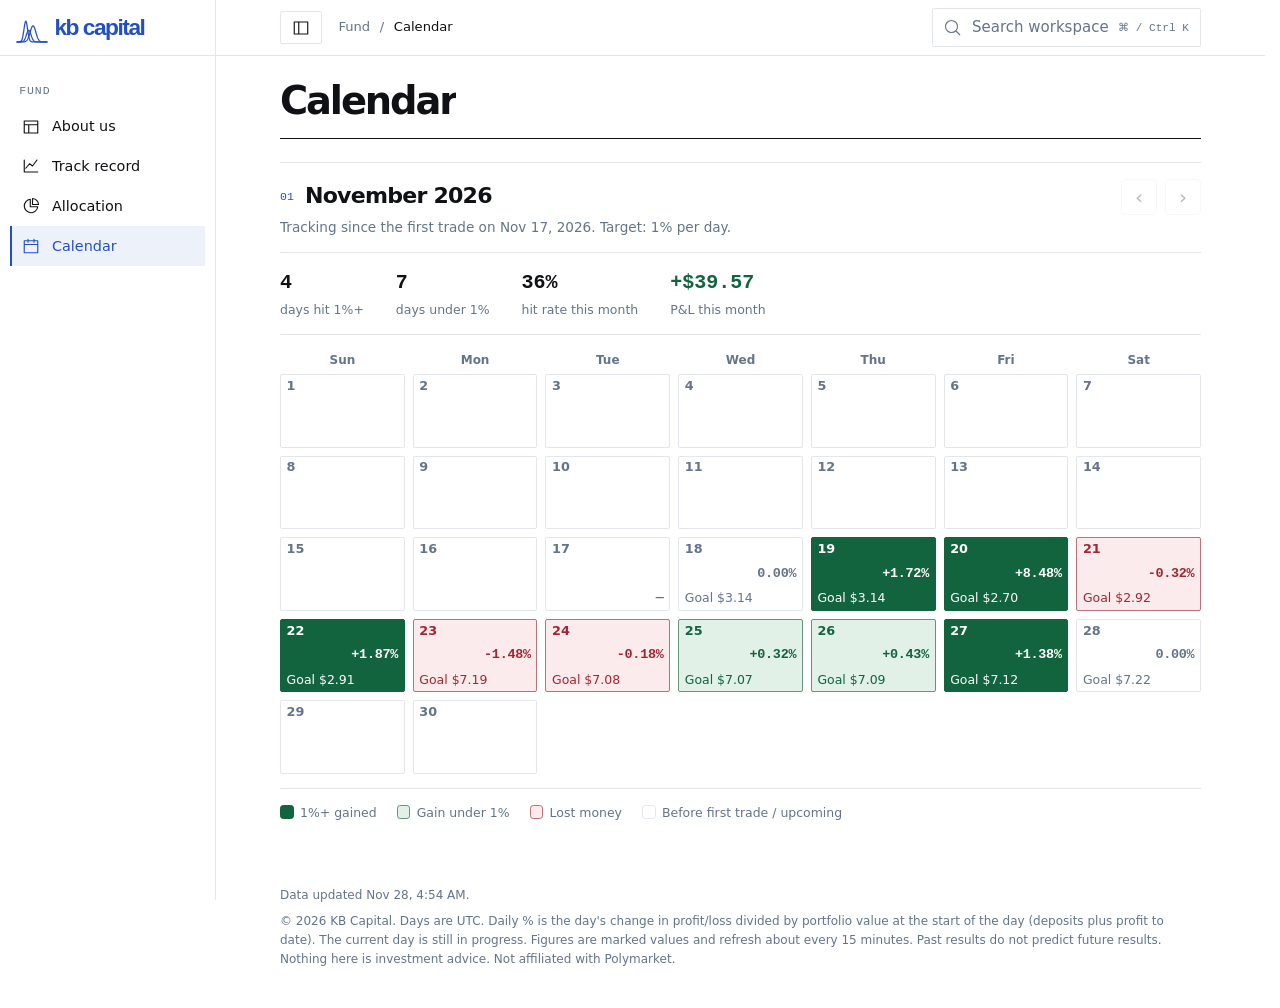
<file: calendar/index.html>
<!doctype html><html lang="en"><head>
<meta charset="utf-8"><meta name="viewport" content="width=device-width, initial-scale=1">
<meta name="referrer" content="no-referrer">
<meta http-equiv="Content-Security-Policy" content="default-src 'none'; script-src 'self'; style-src 'self' https://fonts.googleapis.com; font-src https://fonts.gstatic.com; img-src 'self' data: https://polymarket-upload.s3.us-east-2.amazonaws.com; connect-src 'self' https://gamma-api.polymarket.com https://data-api.polymarket.com https://clob.polymarket.com https://polygon.drpc.org https://1rpc.io https://polygon-bor-rpc.publicnode.com; base-uri 'none'; form-action 'none'">
<title>Calendar · KB Capital</title><link rel="icon" href="/gaussian.svg">
<link rel="stylesheet" href="https://fonts.googleapis.com/css2?family=IBM+Plex+Mono:wght@400;500;600&amp;family=Inter:wght@400;500;600;700&amp;display=swap">
<link rel="stylesheet" href="/style.css"><link rel="stylesheet" href="/calendar.css"><link rel="stylesheet" href="/paper.css">
<link rel="stylesheet" href="/brand.css"><link rel="stylesheet" href="/workspace.css">
<script defer src="/gaussian.js"></script><script defer src="/brand.js"></script><script defer src="/terminal.js"></script>
<script defer src="/calendar.js"></script>
</head><body class="record workspace">
<a class="skip" href="#main-content">Skip to content</a>
<aside id="sidebar"><a class="wordmark" href="/" aria-label="KB Capital"><kb-gaussian compact aria-hidden="true"><img width="32" height="32" src="/gaussian.svg" alt=""></kb-gaussian><span>kb capital</span></a>
<nav aria-label="Workspace pages"><h2>Fund</h2><a data-category="Fund" href="/" title="About us" aria-label="About us" ><svg aria-hidden="true" width="18" height="18" viewBox="0 0 24 24" fill="none" stroke="currentColor" stroke-width="1.5" stroke-linecap="round" stroke-linejoin="round"><path d="M3 4h18v16H3z M3 9h18 M9 9v11"/></svg><span>About us</span></a><a data-category="Fund" href="/predictions/" title="Track record" aria-label="Track record" ><svg aria-hidden="true" width="18" height="18" viewBox="0 0 24 24" fill="none" stroke="currentColor" stroke-width="1.5" stroke-linecap="round" stroke-linejoin="round"><path d="M3 4v16h18 M5 15l5-6 4 3 6-8"/></svg><span>Track record</span></a><a data-category="Fund" href="/allocation/" title="Allocation" aria-label="Allocation" ><svg aria-hidden="true" width="18" height="18" viewBox="0 0 24 24" fill="none" stroke="currentColor" stroke-width="1.5" stroke-linecap="round" stroke-linejoin="round"><path d="M11 3a9 9 0 1 0 10 10H11z M14 2v8h8a9 9 0 0 0-8-8"/></svg><span>Allocation</span></a><a data-category="Fund" href="/calendar/" title="Calendar" aria-label="Calendar" aria-current="page"><svg aria-hidden="true" width="18" height="18" viewBox="0 0 24 24" fill="none" stroke="currentColor" stroke-width="1.5" stroke-linecap="round" stroke-linejoin="round"><path d="M3 5h18v16H3z M3 10h18 M8 3v4 M16 3v4"/></svg><span>Calendar</span></a></nav>
</aside>
<div class="work-area"><div class="workspace-bar">
<button class="icon-control" id="toggle-sidebar" aria-label="Toggle sidebar" aria-controls="sidebar" aria-expanded="true"><svg aria-hidden="true" width="18" height="18" viewBox="0 0 24 24" fill="none" stroke="currentColor" stroke-width="1.5" stroke-linecap="round" stroke-linejoin="round"><path d="M3 4h18v16H3z M9 4v16"/></svg></button>
<nav class="breadcrumbs" aria-label="Breadcrumb"><span>Fund</span><span aria-hidden="true"> / </span><strong aria-current="page">Calendar</strong></nav>
<button id="open-search" class="search-control" aria-label="Search workspace"><svg aria-hidden="true" width="18" height="18" viewBox="0 0 24 24" fill="none" stroke="currentColor" stroke-width="1.5" stroke-linecap="round" stroke-linejoin="round"><path d="M16 16l5 5 M18 10a8 8 0 1 1-16 0 8 8 0 0 1 16 0"/></svg><span>Search workspace</span><kbd>⌘ / Ctrl K</kbd></button></div>
<main id="main-content" class="workspace-grid" tabindex="-1"><header class="page-header"><h1>Calendar</h1></header>


    <section class="panel cal-card" aria-labelledby="cal-title">
      <div class="cal-head">
        <div>
          <h2 class="section-title" id="cal-title">Calendar</h2>
          <p class="cal-sub" id="cal-sub">Loading…</p>
        </div>
        <div class="cal-nav">
          <button type="button" id="prev" aria-label="Previous month">&lsaquo;</button>
          <button type="button" id="next" aria-label="Next month">&rsaquo;</button>
        </div>
      </div>

      <div class="cal-sum" id="cal-sum" aria-live="polite"></div>

      <div class="cal-dow" aria-hidden="true"><span>Sun</span><span>Mon</span><span>Tue</span><span>Wed</span><span>Thu</span><span>Fri</span><span>Sat</span></div>
      <div class="cal-grid" id="cal-grid" role="grid" aria-label="Daily results"></div>

      <div class="chart-legend cal-legend">
        <span><i class="lg hit"></i>1%+ gained</span>
        <span><i class="lg gain"></i>Gain under 1%</span>
        <span><i class="lg miss"></i>Lost money</span>
        <span><i class="lg none"></i>Before first trade / upcoming</span>
      </div>
    </section>
  </main><footer class="foot">
    <p id="updated"></p>
    <p>&copy; 2026 KB Capital. Days are UTC. Daily % is the day's change in profit/loss divided by portfolio value at the start of the day (deposits plus profit to date). The current day is still in progress. Figures are marked values and refresh about every 15 minutes. Past results do not predict future results. Nothing here is investment advice. Not affiliated with Polymarket.</p>
  </footer></div>
<dialog id="workspace-search" aria-labelledby="search-label"><header><label id="search-label" for="workspace-query">Search workspace</label><button type="button" class="ui-button" id="close-search">Close</button></header><input type="search" id="workspace-query" placeholder="Search pages" autocomplete="off"><div id="search-results" aria-live="polite"></div></dialog>
</body></html>
</file>
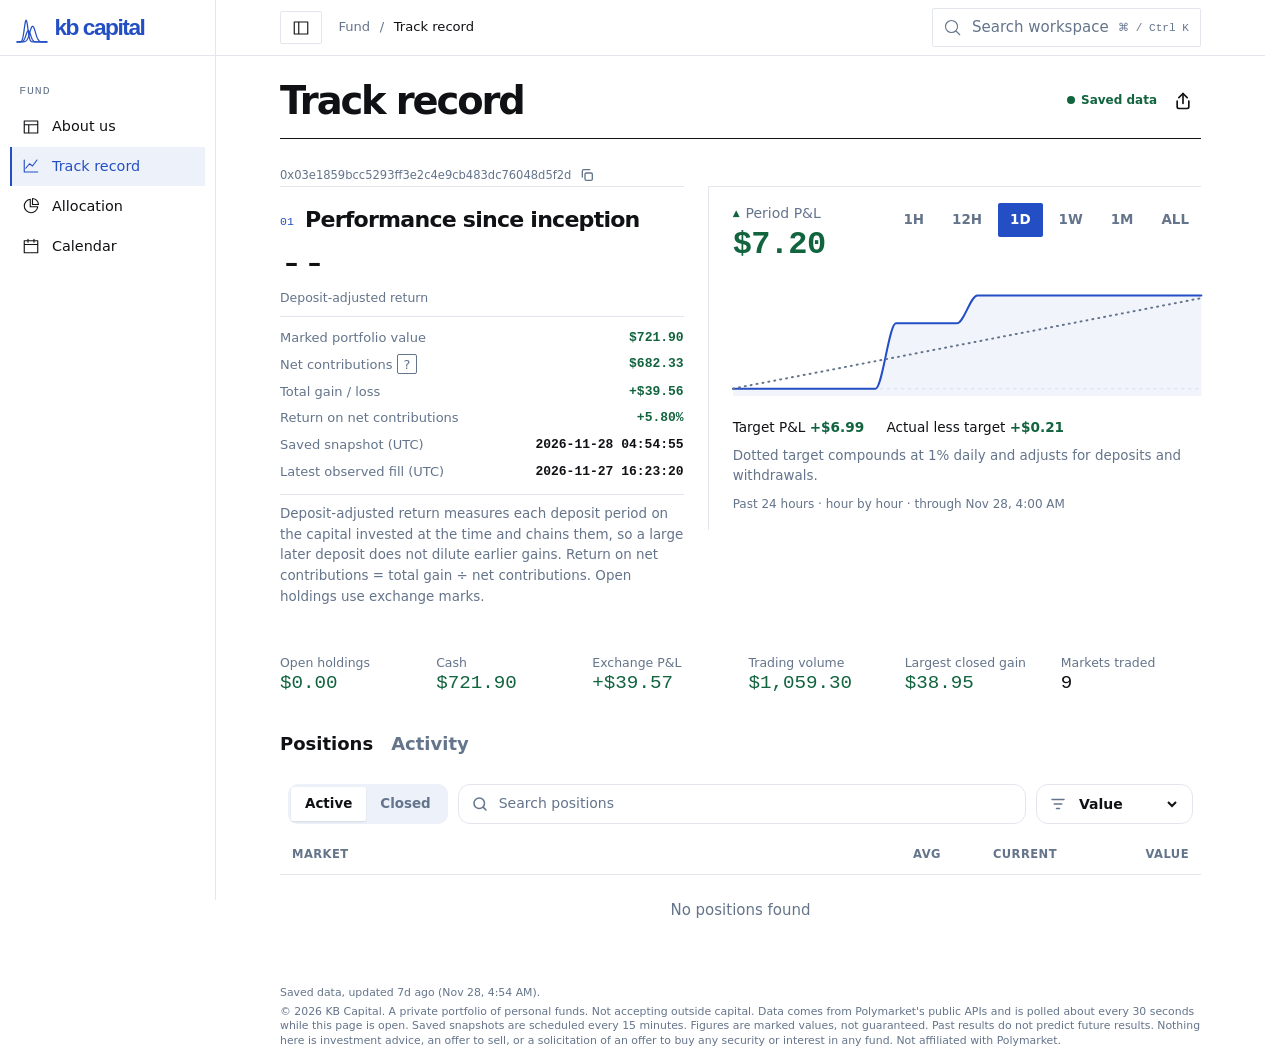
<file: predictions/index.html>
<!doctype html><html lang="en"><head>
<meta charset="utf-8"><meta name="viewport" content="width=device-width, initial-scale=1">
<meta name="referrer" content="no-referrer">
<meta http-equiv="Content-Security-Policy" content="default-src 'none'; script-src 'self'; style-src 'self' https://fonts.googleapis.com; font-src https://fonts.gstatic.com; img-src 'self' data: https://polymarket-upload.s3.us-east-2.amazonaws.com; connect-src 'self' https://gamma-api.polymarket.com https://data-api.polymarket.com https://clob.polymarket.com https://polygon.drpc.org https://1rpc.io https://polygon-bor-rpc.publicnode.com; base-uri 'none'; form-action 'none'">
<title>Track record · KB Capital</title><link rel="icon" href="/gaussian.svg">
<link rel="stylesheet" href="https://fonts.googleapis.com/css2?family=IBM+Plex+Mono:wght@400;500;600&amp;family=Inter:wght@400;500;600;700&amp;display=swap">
<link rel="stylesheet" href="/style.css"><link rel="stylesheet" href="/paper.css">
<link rel="stylesheet" href="/brand.css"><link rel="stylesheet" href="/workspace.css">
<script defer src="/gaussian.js"></script><script defer src="/brand.js"></script><script defer src="/terminal.js"></script>
<script defer src="/wallet-api.js"></script><script defer src="/script.js"></script>
</head><body class="record portfolio workspace">
<a class="skip" href="#main-content">Skip to content</a>
<aside id="sidebar"><a class="wordmark" href="/" aria-label="KB Capital"><kb-gaussian compact aria-hidden="true"><img width="32" height="32" src="/gaussian.svg" alt=""></kb-gaussian><span>kb capital</span></a>
<nav aria-label="Workspace pages"><h2>Fund</h2><a data-category="Fund" href="/" title="About us" aria-label="About us" ><svg aria-hidden="true" width="18" height="18" viewBox="0 0 24 24" fill="none" stroke="currentColor" stroke-width="1.5" stroke-linecap="round" stroke-linejoin="round"><path d="M3 4h18v16H3z M3 9h18 M9 9v11"/></svg><span>About us</span></a><a data-category="Fund" href="/predictions/" title="Track record" aria-label="Track record" aria-current="page"><svg aria-hidden="true" width="18" height="18" viewBox="0 0 24 24" fill="none" stroke="currentColor" stroke-width="1.5" stroke-linecap="round" stroke-linejoin="round"><path d="M3 4v16h18 M5 15l5-6 4 3 6-8"/></svg><span>Track record</span></a><a data-category="Fund" href="/allocation/" title="Allocation" aria-label="Allocation" ><svg aria-hidden="true" width="18" height="18" viewBox="0 0 24 24" fill="none" stroke="currentColor" stroke-width="1.5" stroke-linecap="round" stroke-linejoin="round"><path d="M11 3a9 9 0 1 0 10 10H11z M14 2v8h8a9 9 0 0 0-8-8"/></svg><span>Allocation</span></a><a data-category="Fund" href="/calendar/" title="Calendar" aria-label="Calendar" ><svg aria-hidden="true" width="18" height="18" viewBox="0 0 24 24" fill="none" stroke="currentColor" stroke-width="1.5" stroke-linecap="round" stroke-linejoin="round"><path d="M3 5h18v16H3z M3 10h18 M8 3v4 M16 3v4"/></svg><span>Calendar</span></a></nav>
</aside>
<div class="work-area"><div class="workspace-bar">
<button class="icon-control" id="toggle-sidebar" aria-label="Toggle sidebar" aria-controls="sidebar" aria-expanded="true"><svg aria-hidden="true" width="18" height="18" viewBox="0 0 24 24" fill="none" stroke="currentColor" stroke-width="1.5" stroke-linecap="round" stroke-linejoin="round"><path d="M3 4h18v16H3z M9 4v16"/></svg></button>
<nav class="breadcrumbs" aria-label="Breadcrumb"><span>Fund</span><span aria-hidden="true"> / </span><strong aria-current="page">Track record</strong></nav>
<button id="open-search" class="search-control" aria-label="Search workspace"><svg aria-hidden="true" width="18" height="18" viewBox="0 0 24 24" fill="none" stroke="currentColor" stroke-width="1.5" stroke-linecap="round" stroke-linejoin="round"><path d="M16 16l5 5 M18 10a8 8 0 1 1-16 0 8 8 0 0 1 16 0"/></svg><span>Search workspace</span><kbd>⌘ / Ctrl K</kbd></button></div>
<main id="main-content" class="workspace-grid" tabindex="-1"><header class="page-header"><h1>Track record</h1><div class="section-tools"><span class="status-indicator live saved" id="live" role="status"><i aria-hidden="true"></i><b>Saved data</b></span><button class="icon-btn" id="share" type="button" title="Share" aria-label="Share this page">
              <svg viewBox="0 0 24 24" width="20" height="20" fill="none" stroke="currentColor" stroke-width="2" stroke-linecap="round" stroke-linejoin="round"><path d="M12 15V3"/><path d="m7 8 5-5 5 5"/><path d="M5 12v7a2 2 0 0 0 2 2h10a2 2 0 0 0 2-2v-7"/></svg>
            </button></div></header>

    <div class="header-wallet"><button type="button" id="copy-addr" class="wallet-copy" aria-label="Copy wallet address" disabled><span id="meta"></span><svg viewBox="0 0 24 24" width="20" height="20" fill="none" stroke="currentColor" stroke-width="2" stroke-linecap="round" stroke-linejoin="round"><rect x="9" y="9" width="11" height="11" rx="2"/><path d="M5 15V6a2 2 0 0 1 2-2h9"/></svg></button>
            <span id="copy-status" role="status"></span></div><section class="top-grid">
      <div class="panel profile">
        <h2 class="section-title">Performance since inception</h2>
        <p class="big" id="track-twr">--</p>
        <p class="cap">Deposit-adjusted return</p>
        <dl class="kv">
          <div><dt>Marked portfolio value</dt><dd id="track-nav">--</dd></div>
          <div><dt>Net contributions<span class="metric-help"><button type="button" aria-expanded="false" aria-label="Explain Net contributions" data-help="Wallet deposits less withdrawals. Trading gains are reported separately.">?</button></span></dt><dd id="track-capital">--</dd></div>
          <div><dt>Total gain / loss</dt><dd id="track-gain">--</dd></div>
          <div><dt>Return on net contributions</dt><dd id="track-return">--</dd></div>
          <div><dt>Saved snapshot (UTC)</dt><dd id="track-time">--</dd></div>
          <div><dt>Latest observed fill (UTC)</dt><dd id="track-fill">--</dd></div>
        </dl>
        <p class="meta">Deposit-adjusted return measures each deposit period on the capital invested at the time and chains them, so a large later deposit does not dilute earlier gains. Return on net contributions = total gain ÷ net contributions. Open holdings use exchange marks.</p>
      </div>

      <!-- P&L card -->
      <div class="panel pnl">
        <div class="pnl-head">
          <div>
            <p class="pl-label"><span class="arrow" id="pl-arrow">▲</span> Period P&amp;L</p>
            <p class="pl-value" id="pl-value">--</p>
          </div>
          <div role="tablist" aria-label="Profit/Loss range" class="ranges"><button type="button" role="tab" data-r="1h" aria-selected="false" class="">1H</button><button type="button" role="tab" data-r="12h" aria-selected="false" class="">12H</button><button type="button" role="tab" data-r="1d" aria-selected="true" class="on">1D</button><button type="button" role="tab" data-r="1w" aria-selected="false" class="">1W</button><button type="button" role="tab" data-r="1m" aria-selected="false" class="">1M</button><button type="button" role="tab" data-r="all" aria-selected="false" class="">ALL</button></div>
        </div>
        <div class="pl-chart" id="pl-chart" role="img" aria-label="Profit and loss chart"></div>
        <div class="pace"><span>Target P&amp;L <strong id="pl-target">--</strong></span><span>Actual less target <strong id="pl-gap">--</strong></span></div>
        <p class="meta">Dotted target compounds at 1% daily and adjusts for deposits and withdrawals.</p>
        <p class="pl-foot" id="pl-foot"></p>
      </div>
    </section>
    <section class="exchange-band" aria-label="Exchange summary">
      <dl class="metric-grid ">
        <div class="ui-metric"><dt>Open holdings</dt><dd id="s-positions">--</dd></div>
        <div class="ui-metric"><dt>Cash</dt><dd id="s-cash">--</dd></div>
        <div class="ui-metric"><dt>Exchange P&L</dt><dd id="s-pnl">--</dd></div>
        <div class="ui-metric"><dt>Trading volume</dt><dd id="s-volume">--</dd></div>
        <div class="ui-metric"><dt>Largest closed gain</dt><dd id="s-best">--</dd></div>
        <div class="ui-metric"><dt>Markets traded</dt><dd id="s-markets">--</dd></div>
      </dl>
    </section>

    <!-- Positions / Activity -->
    <section class="lists">
      <div role="tablist" aria-label="Portfolio view" class="subtabs"><button type="button" role="tab" data-v="positions" aria-selected="true" class="on">Positions</button><button type="button" role="tab" data-v="activity" aria-selected="false" class="">Activity</button></div>

      <div id="v-positions">
        <div class="toolbar">
          <div class="seg" role="tablist" aria-label="Position status">
            <button type="button" role="tab" class="on" data-s="active" aria-selected="true">Active</button>
            <button type="button" role="tab" data-s="closed" aria-selected="false">Closed</button>
          </div>
          <label class="search">
            <svg viewBox="0 0 24 24" width="18" height="18" fill="none" stroke="currentColor" stroke-width="2" stroke-linecap="round"><circle cx="11" cy="11" r="7"/><path d="m20 20-3.5-3.5"/></svg>
            <input id="q" type="search" placeholder="Search positions" autocomplete="off">
          </label>
          <label class="sort">
            <svg viewBox="0 0 24 24" width="18" height="18" fill="none" stroke="currentColor" stroke-width="2" stroke-linecap="round"><path d="M4 6h16M7 12h10M10 18h4"/></svg>
            <select id="sort" aria-label="Sort positions">
              <option value="value">Value</option>
              <option value="pnl">Profit/Loss</option>
              <option value="recent">Latest</option>
            </select>
          </label>
        </div>
        <div class="table" role="table" id="t-positions" aria-label="Positions"></div>
        <button class="more" id="pos-more" type="button" hidden>Show more</button>
      </div>

      <div id="v-activity" hidden>
        <div class="table" role="table" id="t-activity" aria-label="Activity"></div>
        <button class="more" id="act-more" type="button" hidden>Show more</button>
      </div>
    </section>
  </main><footer class="foot">
    <p id="updated">Loading…</p>
    <p>&copy; <span id="year">2026</span> KB Capital. A private portfolio of personal funds. Not accepting outside capital. Data comes from Polymarket's public APIs and is polled about every 30 seconds while this page is open. Saved snapshots are scheduled every 15 minutes. Figures are marked values, not guaranteed. Past results do not predict future results. Nothing here is investment advice, an offer to sell, or a solicitation of an offer to buy any security or interest in any fund. Not affiliated with Polymarket.</p>
  </footer></div>
<dialog id="workspace-search" aria-labelledby="search-label"><header><label id="search-label" for="workspace-query">Search workspace</label><button type="button" class="ui-button" id="close-search">Close</button></header><input type="search" id="workspace-query" placeholder="Search pages" autocomplete="off"><div id="search-results" aria-live="polite"></div></dialog>
</body></html>
</file>
<file: about.css>
* { box-sizing: border-box; }
body {
  margin: 0;
  background: var(--bg);
  color: var(--text);
  font-family: "Open Sans", system-ui, sans-serif;
  font-size: 1rem;
  line-height: 1.6;
  -webkit-font-smoothing: antialiased;
  -moz-osx-font-smoothing: grayscale;
}
h1, h2, h3, p, dl, dd, ol, figure { margin: 0; }
a { color: inherit; }
:focus-visible { outline: 2px solid var(--blue-hover); outline-offset: 2px; border-radius: var(--r); }
sup { line-height: 0; }

.figs { display: grid; grid-template-columns: repeat(4, minmax(0, 1fr)); border-top: 1px solid var(--border); border-bottom: 1px solid var(--border); }
.figs > div { display: flex; flex-direction: column; padding: 1.25rem 1.25rem 1.25rem 1.25rem; }
.figs > div:first-child { padding-left: 0; }
.figs > div + div { border-left: 1px solid var(--border); }
.figs dt { order: 2; margin-top: .35rem; font-size: .8125rem; line-height: 1.4; color: var(--text-2); }
.figs dd { order: 1; font-family: var(--mono); font-size: 1.875rem; font-weight: 500; line-height: 1.15; font-variant-numeric: tabular-nums; letter-spacing: -.02em; }
.fine { max-width: 68ch; margin-top: 1rem; font-size: .78rem; line-height: 1.55; color: var(--muted); }

/* sections: narrow label column, wide content column */
.sec { padding: 4.5rem 0; border-top: 1px solid var(--border); }
.sec-tight { padding: 3rem 0 4rem; margin-top: 3rem; }
.sec-wide { padding: 5.5rem 0; }
.sec-in { display: grid; grid-template-columns: 13rem minmax(0, 1fr); gap: 3rem; }
.sec h2 { font-size: 1.0625rem; font-weight: 600; line-height: 1.35; max-width: 11em; text-wrap: balance; }
.sec-body { min-width: 0; }

.prose { max-width: 68ch; }
.prose p, p.prose { color: var(--body); font-size: 1.0625rem; line-height: 1.7; }
.sec-body > .prose + .prose, .chart + .prose { margin-top: 1rem; }
.prose h3 { font-size: 1rem; font-weight: 600; color: var(--text); margin: 1.75rem 0 .3rem; }
.prose h3:first-child { margin-top: 0; }
.prose a, .qa a, .close a { color: var(--blue-hover); text-underline-offset: 3px; }

/* compounding curve */
.chart { max-width: 46rem; margin-bottom: 1.75rem; }
.curve { display: block; width: 100%; height: auto; overflow: visible; }
.curve.cn { display: none; }
.curve text { font-family: var(--mono); font-size: 12px; fill: var(--text-2); font-variant-numeric: tabular-nums; }
.curve.cn text { font-size: 11px; }
.curve .grid line { stroke: var(--border); stroke-width: 1; }
.curve .base { stroke: #2c3f4f; stroke-width: 1; }
.curve .line { fill: none; stroke: var(--blue); stroke-width: 2; stroke-linejoin: round; stroke-linecap: round; }
.curve .pt { fill: var(--bg); stroke: var(--blue); stroke-width: 2; }
.curve .pt.end { fill: var(--blue); }
.curve .lab { fill: var(--text); }
.chart figcaption { margin-top: .75rem; font-size: .78rem; line-height: 1.5; color: var(--muted); max-width: 68ch; }

/* process: numbered, read top to bottom */
.process { list-style: none; padding: 0; max-width: 46rem; }
.process li { display: grid; grid-template-columns: 3.25rem minmax(0, 1fr); padding: 1.6rem 0; border-top: 1px solid var(--border); }
.process li:first-child { padding-top: 0; border-top: 0; }
.process .n { padding-top: .2rem; font-family: var(--mono); font-size: .8125rem; color: var(--muted); font-variant-numeric: tabular-nums; }
.process h3 { font-size: 1.0625rem; font-weight: 600; line-height: 1.35; }
.process p { margin-top: .4rem; max-width: 62ch; color: var(--body); line-height: 1.7; }
.aside { margin-top: 1rem; padding-top: 1.25rem; border-top: 1px solid var(--border); max-width: 46rem; color: var(--text) !important; }

/* illustrative table */
.tbl { width: 100%; max-width: 40rem; margin: 1.75rem 0; border-collapse: collapse; font-size: .9375rem; }
.tbl caption { caption-side: bottom; text-align: left; padding-top: .7rem; font-size: .78rem; color: var(--muted); }
.tbl th, .tbl td { padding: .75rem .75rem .75rem 0; border-bottom: 1px solid var(--border); vertical-align: baseline; }
.tbl thead th { font-size: .8125rem; font-weight: 500; color: var(--text-2); text-align: right; font-family: var(--mono); border-bottom-color: #2c3f4f; }
.tbl tbody th { font-weight: 400; color: var(--body); text-align: left; }
.tbl td { text-align: right; font-family: var(--mono); font-variant-numeric: tabular-nums; }
.tbl td:last-child, .tbl thead th:last-child { padding-right: 0; }

/* closing line */
.close { padding: 2.75rem 0 4rem; border-top: 1px solid var(--border); }
.close p { font-size: 1rem; color: var(--body); }

/* footer */
.site-footer { border-top: 1px solid var(--border); padding: 1.75rem 0 3rem; font-size: .8125rem; line-height: 1.65; color: var(--muted); }
.site-footer p { max-width: 62rem; }

/* tablets */
@media (max-width: 860px) {
  .hero-in { grid-template-columns: 1fr; gap: 1.25rem; }
  .sec-in { grid-template-columns: 1fr; gap: 1.25rem; }
  .sec h2 { max-width: none; }
  .sec { padding: 3.25rem 0; }
  .sec-wide { padding: 3.75rem 0; }
  .sec-tight { padding: 2.25rem 0 3rem; margin-top: 2rem; }
  .figs { grid-template-columns: repeat(2, minmax(0, 1fr)); }
  .figs > div:nth-child(odd) { padding-left: 0; border-left: 0; }
  .figs > div:nth-child(n+3) { border-top: 1px solid var(--border); }
}

/* phones */
@media (max-width: 640px) {
  .hero { padding: 2rem 0 2rem; }
  .figs dd { font-size: 1.5rem; }
  .curve.cw { display: none; }
  .curve.cn { display: block; }
  .process li { grid-template-columns: 2.5rem minmax(0, 1fr); }
  .tbl { font-size: .875rem; }
}

@media (prefers-reduced-motion: reduce) { * { transition: none !important; animation: none !important; } }

.hero {text-align:center;padding:clamp(2rem,5vw,4rem) 0 clamp(3rem,6vw,5rem)}
.plot {position:relative;display:grid;place-items:center;width:min(100%,48rem);margin:auto;color:var(--accent);background-image:url("data:image/svg+xml,%3Csvg xmlns='http://www.w3.org/2000/svg' width='20' height='20'%3E%3Ccircle cx='10' cy='10' r='.85' fill='%23ccd5e5'/%3E%3C/svg%3E")}
.plot::before,.plot::after {content:'+';position:absolute;top:50%;color:var(--muted);font:400 1rem var(--mono)}
.plot::before {left:0}.plot::after {right:0}
kb-gaussian {display:block;width:min(100%,38rem);aspect-ratio:600/280}
kb-gaussian svg {display:block;width:100%}
.hero h1 {margin:1.5rem 0 .85rem;font-size:clamp(2.35rem,5.1vw,4.8rem);line-height:1.06;letter-spacing:-.065em;text-wrap:balance}
.lede {max-width:39rem;margin:auto;line-height:1.65;color:var(--muted);text-wrap:pretty}
.actions {display:flex;justify-content:center;flex-wrap:wrap;gap:.65rem;margin-top:1.5rem}
.actions a {padding:.75rem 1.2rem;border:1px solid var(--border);border-radius:var(--r);font-size:.91rem;font-weight:600;text-decoration:none;transition:background var(--transition)}
.actions a:first-child {background:var(--accent);border-color:var(--accent);color:white}
.actions a:hover {background:var(--surface)}
.actions a:first-child:hover {background:color-mix(in srgb,var(--accent) 88%,black)}
.figures {background:var(--surface);padding:clamp(2rem,5vw,4rem) 0}
.figures h2,.sec h2 {font-size:clamp(1.55rem,2.6vw,2.2rem);line-height:1.15}
.figures h2+p {margin:.65rem 0 1.7rem}
.figs dd {font-size:clamp(1.9rem,4vw,3.2rem);color:var(--accent)}
.fine {max-width:110ch}
.sec {margin:0;padding:clamp(2.8rem,6vw,5rem) 0;border-bottom:1px solid var(--border)}
.sec-in {grid-template-columns:minmax(12rem,1fr) minmax(0,2fr)}
.process .n {color:var(--accent)}
.qa details {border-bottom:1px solid var(--border)}
.qa summary {cursor:pointer;font-weight:600;padding:1rem 0}
.qa summary::marker {color:var(--accent)}
.qa p {padding:0 0 1.25rem}
.footer-nav {margin-bottom:1.4rem}
@media(max-width:760px){.sec-in{grid-template-columns:1fr}.hero h1{margin-top:1.1rem}}
</file>
<file: brand.css>
html {scrollbar-gutter:stable;font-size:100%;scroll-padding-top:6rem}
body {font:400 1rem/1.6 var(--sans);background:var(--bg);color:var(--text)}
.wrap,.mast-inner,.foot {width:100%;max-width:var(--report-width);margin-inline:auto;padding-inline:var(--report-gutter)}
body h1,body h2,body h3,.section-heading h1,.record .panel h2 {font-family:var(--sans);font-weight:600;letter-spacing:-.035em}
a:focus-visible,body :focus-visible {outline:2px solid var(--accent);outline-offset:4px}
.skip {position:fixed;left:1rem;top:-6rem;z-index:100;background:white;padding:.7rem}
.skip:focus {top:.5rem}
.mast {position:sticky;top:0;background:var(--bg);border-bottom:1px solid var(--border);z-index:25}
.mast-inner,.footer-nav {display:flex;align-items:center;justify-content:space-between;gap:1rem}
.mast-inner {min-height:4.25rem}
.wordmark {display:inline-flex;align-items:baseline;gap:.4rem;font:600 1.42rem/1 "Helvetica Neue",Helvetica,sans-serif;letter-spacing:-.065em;color:var(--accent);text-decoration:none}
.wordmark img {align-self:center}
.wordmark kb-gaussian {display:block;align-self:center;width:32px;height:32px}
.wordmark kb-gaussian svg {display:block;width:100%;height:100%}
.mast nav,.footer-nav nav {display:flex;align-items:center;gap:clamp(1rem,3vw,2.5rem)}
.mast nav a,.footer-nav nav a {font:500 .9rem/1.5 var(--sans);color:var(--text);text-decoration:none}
.mast nav a {padding:1.45rem 0;border-bottom:2px solid transparent}
.mast nav a[aria-current] {border-color:var(--accent);color:var(--accent)}
.mast nav a:hover,.footer-nav a:hover {color:var(--accent)}
.menu {font:500 .9rem var(--sans);background:var(--bg);border:1px solid var(--border);border-radius:var(--r);padding:.65rem 1rem}
.mast [hidden] {display:none}
.record .panel {border:1px solid var(--border);border-radius:var(--r)}
.record :is(dd,.big,.pl-value,.cal-sum b,.day .p,.holding-comparison b,.pl-chart text,#daily-return,#daily-money,.holding-fields b,#legend strong,.ring-center strong,td) {font-family:var(--mono);font-variant-numeric:tabular-nums}
.record .ranges button.on {background:var(--accent)}
.metric-help {display:inline-block;margin-left:.3rem}
.metric-help button {cursor:help;background:white;color:var(--muted);border:1px solid var(--muted);border-radius:50%;width:1.2rem;height:1.2rem;padding:0}
.metric-note {position:fixed;z-index:50;width:min(17rem,95vw);background:var(--bg);border:1px solid var(--border);border-left:2px solid var(--accent);padding:.8rem;color:var(--text);font:400 .85rem/1.5 var(--sans)}
@media(max-width:680px){
 .mast-inner {flex-wrap:wrap;padding-block:.65rem;min-height:3.75rem}
 .mast nav {flex-basis:100%;flex-wrap:wrap;gap:.3rem 1.2rem}
 .mast nav a {padding:.65rem 0}
 .footer-nav {align-items:flex-start;flex-direction:column}
 .footer-nav nav {flex-wrap:wrap}
}
@media(prefers-reduced-motion:reduce){:root{--transition:0s}}

.table.act .play-summary {display:grid;grid-template-columns:auto minmax(0,1fr) auto auto;align-items:center;gap:.75rem;cursor:pointer;padding-block:.85rem}
.play-summary::-webkit-details-marker {display:none}
.play-summary .fill-count,.play-totals {font:400 .85rem/1.5 var(--mono);color:var(--muted)}
.play-chevron {color:var(--accent)}
.play[open] > summary .play-chevron {transform:rotate(180deg)}
.play[open] > summary {background:var(--surface)}
.play-fills {margin-inline-start:clamp(.25rem,2vw,2rem);border-left:1px solid var(--border);padding-left:.5rem}
.play-totals {padding:.8rem .25rem 0}
</file>
<file: workspace.css>
:root, body.record {
  color-scheme: light;
  --accent: #244FC4;
  --text: #101114;
  --muted: #64748B;
  --surface: #EDF1FA;
  --bg: #FFFFFF;
  --green: #11643e;
  --red: #a02731;
  --border: #E3E7ED;
  --body: var(--text);
  --panel: var(--bg);
  --blue: var(--accent);
  --blue-hover: var(--accent);
  --text-2: var(--muted);
  --soft: var(--surface);
  --hover: var(--surface);
  --seg: var(--surface);
  --sans: Inter, system-ui, sans-serif;
  --mono: "IBM Plex Mono", ui-monospace, monospace;
  --report-width: 1280px;
  --report-gutter: clamp(1.25rem, 5vw, 4rem);
  --r: 2px;
  --space: 1rem;
  --transition: 160ms ease;
}
:root {--sidebar-width:216px;--rail-width:64px;--bar-height:56px;--mobile:0;--space-1:.25rem;--space-2:.5rem;--space-3:.75rem;--space-4:1rem;--space-6:1.5rem;--space-8:2rem;--line:1px solid var(--border);--r:2px}
/* Shared shell geometry. The JS controller reads --mobile from this stylesheet. */

.workspace {margin:0;display:block;min-height:100vh;font:400 .9375rem/1.55 var(--sans);counter-reset:section}
.workspace *, .workspace *::before,.workspace *::after {box-sizing:border-box}
.workspace.rail {--sidebar-width:var(--rail-width)}
#sidebar {position:fixed;inset:0 auto 0 0;width:var(--sidebar-width);background:var(--bg);border-right:var(--line);z-index:21;overflow:auto}
#sidebar .wordmark {height:var(--bar-height);width:100%;padding-inline:1rem;border-bottom:var(--line);align-items:center}
#sidebar nav {padding:1.75rem .6rem}
#sidebar h2 {font:500 .72rem var(--mono);text-transform:uppercase;letter-spacing:.08em;color:var(--muted);margin:0 .6rem .6rem}
#sidebar nav a {display:flex;align-items:center;gap:.75rem;padding:.55rem .65rem;border-left:2px solid transparent;text-decoration:none;color:var(--text);font-size:.9rem}
#sidebar nav a:hover,.search-control:hover,.ui-button:hover {background:var(--surface)}
#sidebar nav a[aria-current] {color:var(--accent);border-color:var(--accent);background:var(--surface)}
.rail #sidebar span,.rail #sidebar h2 {display:none}
.work-area {margin-left:var(--sidebar-width);min-width:0}
.workspace-bar {position:sticky;top:0;z-index:20;height:var(--bar-height);display:flex;align-items:center;gap:1rem;padding:0 var(--report-gutter);background:var(--bg);border-bottom:var(--line)}
.workspace button,.workspace select,.workspace input {font-family:var(--sans);border-radius:var(--r)}
.icon-control,.search-control,.ui-button {display:inline-flex;align-items:center;justify-content:center;gap:.6rem;background:white;color:var(--text);border:var(--line);padding:.4rem .7rem;cursor:pointer}
.search-control {margin-left:auto;color:var(--muted)}
.breadcrumbs {display:flex;gap:.6rem;color:var(--muted);font-size:.82rem}
.breadcrumbs strong {font-weight:500;color:var(--text)}
kbd {font:.69rem var(--mono);color:var(--muted)}
.workspace-grid {width:100%;max-width:var(--report-width);padding:1.5rem var(--report-gutter) 3rem;margin:auto;min-width:0}
.page-header {display:flex;align-items:center;justify-content:space-between;gap:1rem;border-bottom:1px solid var(--text);padding:0 0 1rem;margin:0 0 1.4rem}
.page-header h1 {font:600 clamp(1.85rem,3vw,2.8rem)/1.1 var(--sans);letter-spacing:-.055em;margin:0}
.workspace .section-title::before {counter-increment:section;content:counter(section,decimal-leading-zero);display:inline-block;color:var(--accent);font:500 .72rem var(--mono);vertical-align:middle;margin-right:.7rem;letter-spacing:0}
.workspace .section-title {font-weight:600}
.workspace .panel,.workspace .toolbar,.workspace .figs,.workspace .exchange-band dl {background:white;border:0;border-radius:0;box-shadow:none}
.workspace .panel {border-top:var(--line);padding:1rem 0}
.workspace .top-grid,.workspace .allocation-grid {gap:1.5rem}
.workspace .metric-grid {display:grid;grid-template-columns:repeat(auto-fit,minmax(7rem,1fr));gap:1rem;border-block:var(--line);padding-block:1rem}
.metric-grid dt {font-size:.78rem;color:var(--muted)}.metric-grid dd {margin:0;font:500 1.2rem var(--mono)}
.workspace .top-grid>.panel+.panel,.workspace .allocation-grid>.panel+.panel {border-left:var(--line);padding-left:1.5rem}
.workspace .workspace-grid .wrap {padding-inline:0}
.workspace .figures {background:white;border-top:var(--line)}
.workspace .hero {padding:1rem 0 2rem}
.workspace .hero #h-hero {font:600 clamp(1.8rem,4vw,3rem)/1.15 var(--sans);letter-spacing:-.055em;margin:.8rem 0}
.workspace .plot {background:none}
.workspace .plot::before,.workspace .plot::after {display:none}
.workspace .hero kb-gaussian {max-width:26rem}
.workspace .pill,.workspace .day,.workspace .thumb {border-radius:var(--r)}
.workspace .cal-tip,.workspace .detail {box-shadow:none}
.workspace .ui-state {padding:.65rem 0;color:var(--muted)}
.workspace .ui-state.error {color:var(--red)}
#workspace-search {width:min(32rem,90vw);border:1px solid var(--text);padding:1.25rem;color:var(--text)}
#workspace-search::backdrop {background:rgb(16 17 20 / .2)}
#workspace-search header {display:flex;align-items:center;justify-content:space-between;margin-bottom:1rem;font-weight:600}
#workspace-query {width:100%;border:var(--line);padding:.7rem;font:inherit}
#search-results a {display:block;padding:.65rem 0;border-bottom:var(--line);color:var(--text)}
.workspace .foot,.workspace .site-footer {padding-inline:var(--report-gutter)}
@media(max-width:800px){
 .workspace {--mobile:1}
 #sidebar {display:none;top:var(--bar-height);bottom:0}
 .nav-open #sidebar {display:block}
 .work-area {margin-left:0}
 .workspace-bar {gap:.65rem}
 .search-control span,.search-control kbd {display:none}
 .workspace .top-grid,.workspace .allocation-grid {grid-template-columns:1fr}
 .workspace .top-grid>.panel+.panel,.workspace .allocation-grid>.panel+.panel {border-left:0;padding-left:0}
}
</file>
<file: style.css>
﻿/* KB Capital: Polymarket-style portfolio page.
   Sizes are in rem so the whole page scales from phones to TVs (see the html font-size steps below). */

:root {
  color-scheme: dark;
  --bg: #1d2b39;          /* Polymarket dark page */
  --panel: #1d2b39;
  --text: #ffffff;
  --muted: #7f8c9b;
  --border: #2c3f4f;
  --soft: #2c3f4f;
  --hover: #223445;
  --green: #27ae60;
  --red: #e64800;
  --accent: #8d8dff;
  --seg: #2c3f4f;
  --shadow: none;
  --avatar: #fdf3ec;
}
/* Base size steps: phones/laptops 16px, large monitors bigger, TVs bigger still. */
html { font-size: 16px; -webkit-text-size-adjust: 100%; text-size-adjust: 100%; }
@media (min-width: 1600px) { html { font-size: 18px; } }
@media (min-width: 2200px) { html { font-size: 22px; } }
@media (min-width: 3000px) { html { font-size: 30px; } }

* { box-sizing: border-box; }
body {
  margin: 0;
  background: var(--bg);
  color: var(--text);
  font-family: "Inter", -apple-system, BlinkMacSystemFont, "Segoe UI", Roboto, sans-serif;
  font-size: .875rem;
  line-height: 1.45;
  -webkit-font-smoothing: antialiased;
  -webkit-tap-highlight-color: transparent;
  overflow-wrap: break-word;
}
button, input, select { font: inherit; color: inherit; }
button { cursor: pointer; background: none; border: 0; padding: 0; touch-action: manipulation; }
p, h1, h3, dl, dd { margin: 0; }
a { color: inherit; }
.pos { color: var(--green); }
.neg { color: var(--red); }
:focus-visible { outline: 2px solid var(--accent); outline-offset: 2px; border-radius: .25rem; }

.wrap {
  max-width: 65rem; margin: 0 auto;
  padding: 1rem max(1rem, env(safe-area-inset-right)) 2.5rem max(1rem, env(safe-area-inset-left));
  padding-top: max(1rem, env(safe-area-inset-top));
}

/* top tabs */
.tabs { border-bottom: 1px solid var(--border); margin-bottom: 1rem; display: flex; gap: 1.5rem; }
.tab { font-size: .9375rem; font-weight: 600; color: var(--muted); padding: .625rem 0 .875rem; position: relative; }
.tab { text-decoration: none; }
.tab:hover { color: var(--text); }
.tab.on { color: var(--text); }
.tabs { align-items: flex-end; }
.live { margin-left: auto; align-self: center; display: inline-flex; align-items: center; gap: .4rem; font-size: .75rem; font-weight: 600; color: var(--muted); padding-bottom: .125rem; }
.live i { width: .5rem; height: .5rem; border-radius: 50%; background: var(--muted); }
.live.live i { background: var(--green); box-shadow: 0 0 0 0 rgba(39,174,96,.6); animation: pulse 2s infinite; }
.live.live b { color: var(--green); }
.live.retry i { background: var(--red); }
@keyframes pulse { 70% { box-shadow: 0 0 0 .4rem rgba(39,174,96,0); } 100% { box-shadow: 0 0 0 0 rgba(39,174,96,0); } }
.tab.on::after { content: ""; position: absolute; left: 0; right: 0; bottom: -1px; height: 2px; background: var(--text); }

/* cards */
.top-grid { display: grid; grid-template-columns: minmax(0, 1fr) minmax(0, 1fr); gap: 1rem; }
.panel {
  background: var(--panel);
  border: 1px solid var(--border);
  border-radius: 1rem;
  box-shadow: var(--shadow);
  min-width: 0;
}

/* profile */
.profile { display: flex; flex-direction: column; }
.who { display: flex; align-items: center; gap: .875rem; padding: 1rem 1.125rem; border-bottom: 1px solid var(--border); }
.avatar {
  width: 4rem; height: 4rem; flex: none; border-radius: 50%;
  background: var(--avatar); color: #1d2b3a;
  display: flex; flex-direction: column; align-items: center; justify-content: center;
  line-height: 1; font-weight: 800;
}
.avatar span:first-child { font-size: 1.0625rem; letter-spacing: -.02em; }
.avatar span:last-child { font-size: .59rem; font-weight: 700; margin-top: .125rem; }
.who-text { flex: 1; min-width: 0; }
h1 { font-size: 1.5rem; font-weight: 600; letter-spacing: -.01em; overflow: hidden; text-overflow: ellipsis; }
.meta { color: var(--muted); font-size: .84rem; margin-top: .125rem; }
.icons { display: flex; gap: .25rem; align-self: flex-start; }
.icon-btn { color: var(--text); width: 2.25rem; height: 2.25rem; display: grid; place-items: center; border-radius: .5rem; }
.icon-btn svg { width: 1.25rem; height: 1.25rem; }
@media (hover: hover) { .icon-btn:hover { background: var(--soft); } }

.stats3 { display: grid; grid-template-columns: repeat(3, minmax(0, 1fr)); text-align: center; padding: 1.125rem .75rem 1rem; gap: .5rem; }
.big { font-size: 1.125rem; font-weight: 500; }
.cap { color: var(--muted); font-size: .78rem; margin-top: .125rem; }
.kv { margin: 0 1.125rem 1rem; padding-top: .875rem; border-top: 1px solid var(--border); display: grid; gap: .5rem; }
.kv div { display: flex; justify-content: space-between; gap: 1rem; font-size: .8125rem; }
.kv dt { color: var(--muted); }
.kv dd { font-weight: 600; }

/* P&L */
.pnl { padding: 1rem 1.125rem .75rem; display: flex; flex-direction: column; }
.pnl-head { display: flex; justify-content: space-between; align-items: flex-start; gap: .75rem; flex-wrap: wrap; }
.pl-label { color: var(--muted); font-size: .875rem; display: flex; align-items: center; gap: .375rem; }
.arrow { font-size: .56rem; color: var(--green); }
.arrow.down { color: var(--red); }
.pl-value { font-size: 2rem; font-weight: 600; letter-spacing: -.02em; line-height: 1.15; margin-top: .125rem; }
.ranges { display: flex; gap: .25rem; }
.ranges button {
  font-size: .84rem; font-weight: 600; color: var(--muted);
  min-width: 2.75rem; padding: .4rem .75rem; border-radius: 999px;
}
.ranges button.on { background: var(--seg); color: var(--text); }
@media (hover: hover) { .ranges button:hover { color: var(--text); } }
.pl-chart { position: relative; height: clamp(9rem, 22vw, 13rem); margin-top: .75rem; }
.pl-chart svg { display: block; width: 100%; height: 100%; overflow: visible; touch-action: pan-y; }
.pl-chart .ln { fill: none; stroke: url(#plStroke); stroke-width: 2; stroke-linejoin: round; stroke-linecap: round; }
.pl-chart .ar { stroke: none; }
.pl-chart .zero { stroke: var(--border); stroke-dasharray: 3 4; }
.pl-chart .hv { stroke: var(--muted); stroke-width: 1; stroke-dasharray: 2 3; vector-effect: non-scaling-stroke; }
.pl-chart .dot { fill: var(--accent); stroke: var(--panel); stroke-width: 2; }
.tip {
  position: absolute; top: -.25rem; transform: translateX(-50%);
  background: var(--text); color: var(--bg); font-size: .75rem; font-weight: 500;
  padding: .25rem .5rem; border-radius: .375rem; white-space: nowrap; pointer-events: none; z-index: 2;
}
.pl-foot { color: var(--muted); font-size: .75rem; margin-top: .5rem; min-height: 1rem; }

/* lists */
.lists { margin-top: 1.75rem; }
.subtabs { display: flex; gap: 1.125rem; margin-bottom: .875rem; }
.subtabs button { font-size: 1.125rem; font-weight: 600; color: var(--muted); padding: .25rem 0; }
.subtabs button.on { color: var(--text); }
@media (hover: hover) { .subtabs button:hover { color: var(--text); } }

.toolbar { display: flex; gap: .625rem; align-items: center; background: var(--panel); border: 1px solid var(--border); border-radius: .875rem; padding: .5rem; }
.seg { display: flex; background: var(--seg); border-radius: .625rem; padding: .1875rem; flex: none; }
.seg button { font-size: .84rem; font-weight: 600; padding: .4rem .875rem; border-radius: .5rem; color: var(--muted); }
.seg button.on { background: var(--panel); color: var(--text); box-shadow: 0 1px 2px rgba(0,0,0,.1); }
.search, .sort {
  display: flex; align-items: center; gap: .5rem;
  border: 1px solid var(--border); border-radius: .75rem; padding: 0 .75rem; height: 2.5rem;
  color: var(--muted);
}
.search svg, .sort svg { width: 1.125rem; height: 1.125rem; flex: none; }
.search { flex: 1; min-width: 0; }
.search input { border: 0; background: none; outline: 0; width: 100%; color: var(--text); font-size: .875rem; -webkit-appearance: none; appearance: none; }
.search input::placeholder { color: var(--muted); }
.search input::-webkit-search-cancel-button { -webkit-appearance: none; }
.sort select { border: 0; background: none; outline: 0; font-weight: 600; color: var(--text); cursor: pointer; font-size: .875rem; max-width: 9rem; }
.sort select option { color: var(--text); background: var(--panel); }
.search:focus-within, .sort:focus-within { border-color: var(--muted); }

/* table (div-based so rows can expand) */
.table { margin-top: .375rem; }
.thead, .row {
  display: grid;
  grid-template-columns: minmax(0, 1fr) 5.5rem 6.5rem 7.5rem;
  gap: .75rem; align-items: center; padding: 0 .75rem;
}
.table.act .thead, .table.act .row { grid-template-columns: 4.5rem minmax(0, 1fr) 7rem 7.5rem; }
.thead { font-size: .72rem; font-weight: 600; letter-spacing: .04em; color: var(--muted); text-transform: uppercase; padding-top: 1rem; padding-bottom: .625rem; }
.r { text-align: right; }
.row { min-height: 4rem; border-top: 1px solid var(--border); cursor: pointer; padding-top: .625rem; padding-bottom: .625rem; outline: none; }
@media (hover: hover) { .row:hover { background: var(--hover); } }
.row:focus-visible { background: var(--hover); outline-offset: -2px; }
.row[aria-expanded="true"] { background: var(--hover); }
.mkt { display: flex; align-items: center; gap: .75rem; min-width: 0; }
.thumb {
  width: 2.5rem; height: 2.5rem; flex: none; border-radius: .5rem; background: var(--soft) center/cover no-repeat;
  display: grid; place-items: center; color: var(--muted); font-weight: 700; font-size: .8125rem;
}
.mkt-text { min-width: 0; }
.mkt-title { font-weight: 600; font-size: .875rem; overflow: hidden; display: -webkit-box; -webkit-line-clamp: 2; line-clamp: 2; -webkit-box-orient: vertical; }
.sub { display: flex; align-items: center; gap: .375rem; margin-top: .1875rem; color: var(--muted); font-size: .78rem; flex-wrap: wrap; }
.pill { font-size: .72rem; font-weight: 700; padding: .0625rem .4375rem; border-radius: .3125rem; background: rgba(39, 174, 96, .14); color: var(--green); }
.pill.no { background: rgba(230, 72, 0, .13); color: var(--red); }
.pill.neutral { background: var(--soft); color: var(--muted); }
.num { font-weight: 500; font-variant-numeric: tabular-nums; }
.num small { display: block; font-size: .75rem; font-weight: 500; margin-top: .125rem; }
.muted { color: var(--muted); }
.t-inline { display: none; }
.empty-msg { text-align: center; color: var(--muted); padding: 3rem 0 2.5rem; border-top: 1px solid var(--border); }
.more { display: block; margin: .875rem auto 0; font-weight: 600; color: var(--muted); padding: .625rem 1rem; border-radius: .625rem; }
.more[hidden] { display: none; }
@media (hover: hover) { .more:hover { background: var(--soft); color: var(--text); } }

/* expanded detail */
.detail { border-top: 1px solid var(--border); background: var(--hover); padding: 1rem .75rem 1.25rem; display: grid; grid-template-columns: minmax(0, 1.1fr) minmax(0, 1fr); gap: 1.5rem; }
.detail h3 { margin: 0 0 .25rem; font-size: 1rem; font-weight: 600; }
.d-head { display: flex; gap: .75rem; align-items: flex-start; margin-bottom: .875rem; }
.d-head .thumb { width: 3.25rem; height: 3.25rem; border-radius: .625rem; }
.d-head a { text-decoration: none; }
@media (hover: hover) { .d-head a:hover h3 { text-decoration: underline; } }
.d-sub { color: var(--muted); font-size: .78rem; }
.outs { display: grid; gap: .5rem; margin-bottom: .875rem; }
.out { display: flex; align-items: center; gap: .625rem; font-size: .8125rem; }
.out b { width: 4.5rem; flex: none; font-weight: 600; overflow: hidden; text-overflow: ellipsis; white-space: nowrap; }
.out .bar { flex: 1; height: .5rem; background: var(--soft); border-radius: 99px; overflow: hidden; }
.out .bar i { display: block; height: 100%; background: var(--green); border-radius: 99px; }
.out:nth-child(2) .bar i { background: var(--red); }
.out span { width: 2.75rem; text-align: right; font-weight: 600; }
.out.mine b::after { content: " \2022"; color: var(--accent); }
.desc { color: var(--muted); font-size: .78rem; max-height: 4.4em; overflow: hidden; }
.facts { display: grid; grid-template-columns: 1fr 1fr; gap: .75rem 1.25rem; align-content: start; }
.facts div { min-width: 0; }
.facts dt { color: var(--muted); font-size: .75rem; }
.facts dd { font-weight: 600; font-size: .875rem; margin-top: .0625rem; overflow-wrap: anywhere; }
.facts .wide { grid-column: 1 / -1; }
.facts a { color: var(--accent); text-decoration: none; font-weight: 600; display: inline-block; padding: .125rem 0; }
@media (hover: hover) { .facts a:hover { text-decoration: underline; } }
.d-loading { color: var(--muted); font-size: .78rem; }

.foot { max-width: 65rem; margin: 0 auto; padding: 0 max(1rem, env(safe-area-inset-right)) max(2.5rem, env(safe-area-inset-bottom)) max(1rem, env(safe-area-inset-left)); color: var(--muted); font-size: .75rem; }
.foot p + p { margin-top: .5rem; }

/* wide screens: use more of the width */
@media (min-width: 1600px) { .wrap, .foot { max-width: 72rem; } }
@media (min-width: 2200px) { .wrap, .foot { max-width: 78rem; } }

/* tablets and small laptops */
@media (max-width: 900px) {
  .detail { grid-template-columns: 1fr; gap: 1rem; }
}

/* iPad portrait and below: stack the two cards */
@media (max-width: 760px) {
  .top-grid { grid-template-columns: 1fr; }
  .pl-chart { height: clamp(9rem, 38vw, 15rem); }
  .thead, .row { grid-template-columns: minmax(0, 1fr) 5rem 6.5rem; }
  .thead .c-avg, .row .c-avg { display: none; }
  .table.act .thead, .table.act .row { grid-template-columns: 3.75rem minmax(0, 1fr) 6rem; }
  .c-time-h, .c-time { display: none; }
  .t-inline { display: inline; }
}

/* phones */
@media (max-width: 520px) {
  .wrap { padding-top: max(.5rem, env(safe-area-inset-top)); }
  .tabs { margin-bottom: .75rem; }
  .who { padding: .875rem; gap: .75rem; }
  .avatar { width: 3.5rem; height: 3.5rem; }
  h1 { font-size: 1.3rem; }
  .stats3 { padding: 1rem .5rem .875rem; }
  .big { font-size: 1rem; }
  .kv { margin: 0 .875rem .875rem; }
  .pnl { padding: .875rem .875rem .625rem; }
  .pl-value { font-size: 1.75rem; }
  .ranges { width: 100%; justify-content: space-between; }
  .ranges button { flex: 1; padding: .55rem .5rem; }
  .toolbar { flex-wrap: wrap; padding: .5rem; }
  .seg { flex: 1; }
  .seg button { flex: 1; padding: .5rem .5rem; }
  .search { order: 3; flex-basis: 100%; height: 2.75rem; }
  .search input, .sort select { font-size: 1rem; } /* 16px stops iOS zooming into the field */
  .sort { height: 2.75rem; flex: none; padding: 0 .5rem; }
  .sort select { width: 6.5rem; }
  .seg { min-width: 0; }
  .thead, .row { grid-template-columns: minmax(0, 1fr) 5.75rem; padding: 0 .25rem; gap: .5rem; }
  .thead .c-cur, .row .c-cur { display: none; }
  .row { min-height: 4.25rem; }
  .table.act .thead, .table.act .row { grid-template-columns: 3.25rem minmax(0, 1fr) 5.25rem; }
  .thumb { width: 2.25rem; height: 2.25rem; }
  .detail { padding: .875rem .5rem 1.125rem; }
  .facts { gap: .625rem 1rem; }
  .subtabs button { font-size: 1.1rem; padding: .5rem 0; }
}

@media (prefers-reduced-motion: reduce) { * { scroll-behavior: auto !important; transition: none !important; } }

/* Fit-to-screen mode: the page fills the window (no scrolling) when there is little to show.
   Used by the Calendar tab, and by Predictions while there are no positions. Falls back to normal
   scrolling if the window is too short for the content. Sizes are rem, so large monitors scale up. */
body.fit { min-height: 100vh; min-height: 100dvh; display: flex; flex-direction: column; }
body.fit .wrap { flex: 1 1 auto; width: 100%; display: flex; flex-direction: column; min-height: 0; padding-bottom: .5rem; }
body.fit .tabs { flex: none; }
body.fit .foot { flex: none; width: 100%; padding-bottom: max(.75rem, env(safe-area-inset-bottom)); font-size: .68rem; line-height: 1.35; }
body.fit .foot p + p { margin-top: .25rem; }
/* Predictions: cards stretch to share the height; the chart takes the spare room */
body.fit .top-grid { flex: 1 1 auto; min-height: 0; }
body.fit .pnl { min-height: 0; }
body.fit .pl-chart { flex: 1 1 auto; height: auto; min-height: 8rem; }
body.fit .lists { flex: none; margin-top: 1rem; }
body.fit .empty-msg { padding: 1.5rem 0 1rem; }
body.fit .thead { padding-top: .5rem; }
@media (max-width: 760px) { body.fit .foot { font-size: .6rem; } body.fit .top-grid { flex: none; } body.fit .pl-chart { flex: none; height: 9rem; } }
/* phones: squeeze the Predictions cards so the empty state fits one screen */
@media (max-width: 760px) {
  body.fit .who { padding: .6rem .875rem; gap: .625rem; }
  body.fit .avatar { width: 2.75rem; height: 2.75rem; }
  body.fit .avatar span:first-child { font-size: .8rem; }
  body.fit .avatar span:last-child { font-size: .45rem; }
  body.fit h1 { font-size: 1.1rem; }
  body.fit .icon-btn { width: 2rem; height: 2rem; }
  body.fit .stats3 { padding: .6rem .5rem .5rem; }
  body.fit .big { font-size: .95rem; }
  body.fit .cap { font-size: .68rem; }
  body.fit .kv { grid-template-columns: repeat(3, minmax(0, 1fr)); margin: 0 .875rem .6rem; padding-top: .5rem; gap: .5rem; }
  body.fit .kv div { flex-direction: column; gap: 0; font-size: .72rem; text-align: center; }
  body.fit .pnl { padding: .6rem .875rem .5rem; }
  body.fit .pl-value { font-size: 1.5rem; }
  body.fit .ranges button { padding: .25rem .5rem; min-width: 2.2rem; font-size: .75rem; }
  body.fit .pl-chart { height: 5.5rem; margin-top: .4rem; }
  body.fit .pl-foot { margin-top: .25rem; font-size: .68rem; min-height: 0; }
  body.fit .top-grid { gap: .625rem; }
  body.fit .lists { margin-top: .625rem; }
  body.fit .subtabs { margin-bottom: .4rem; }
  body.fit .subtabs button { font-size: 1rem; padding: .1rem 0; }
  body.fit .toolbar { padding: .35rem; }
  body.fit .empty-msg { padding: 1rem 0 .75rem; }
  body.fit .toolbar { flex-wrap: nowrap; gap: .4rem; }
  body.fit .toolbar .sort { display: none; }
  body.fit .search { height: 2.1rem; }
  body.fit .seg button { padding: .3rem .7rem; }
  body.fit .meta { font-size: .72rem; }
  body.fit .pl-chart { height: 4.5rem; }
  body.fit .stats3 { padding-top: .45rem; }
}

/* Public portfolio report */
.record {
  --muted: #a8b5bf;
  --border: #40505d;
  --accent: #a5c3c6;
  --gutter: clamp(1rem, 2.3vw, 1.65rem);
  font-variant-numeric: tabular-nums;
}
.record .who { padding: 1rem 0 1.35rem; border: 0; }
.record .who h1, .record .panel h2 {
  font-family: Georgia, "Times New Roman", serif;
  font-weight: 400;
  margin: 0;
}
.record .who h1 { font-size: clamp(2rem, 4vw, 3rem); line-height: 1.1; }
.record .who .meta { margin-top: .4rem; }
.record .panel { padding: var(--gutter); border-radius: .35rem; min-width: 0; }
.record .panel h2 { font-size: 1.38rem; }
.record #track-twr { margin: 1rem 0 0; font-size: clamp(2.4rem, 4vw, 3.55rem); line-height: 1.1; }
.record .profile .cap { margin-bottom: 1.25rem; }
.record .kv { margin: 0; padding: .9rem 0; gap: .65rem; }
.record .kv dd { text-align: right; margin: 0; }
.record .profile > .meta { border-top: 1px solid var(--border); padding-top: .9rem; line-height: 1.55; }
.record .stats3 { padding: .75rem 0; text-align: left; }
.record .stats3 .big { font-size: 1.05rem; }
.record .exchange-title { border-top: 1px solid var(--border); padding-top: .85rem; }
.record .pl-chart { height: clamp(8rem, 14vw, 12rem); }
.record .pl-chart .ln { stroke: var(--accent); }
.record .pl-chart .ar { fill: var(--accent); opacity: .06; }
.record .pl-foot { margin-bottom: .9rem; }
.record .live.live i { animation: none; }
.record .toolbar { border-radius: .35rem; }
@media (min-width: 801px) {
  .record .top-grid { grid-template-columns: minmax(0, .9fr) minmax(0, 1.1fr); align-items: start; }
}
@media (max-width: 800px) {
  .record .top-grid { grid-template-columns: minmax(0, 1fr); }
}
</file>
<file: allocation/style.css>
.allocation-grid { display:grid; grid-template-columns:1.2fr 1fr; gap:2rem; margin:2rem 0; }
#ring { width:min(100%, 17rem); aspect-ratio:1; border-radius:50%; background:var(--border); display:grid; place-items:center; margin:2rem auto; }
#ring div { background:var(--bg); border-radius:50%; width:72%; height:72%; display:grid; align-content:center; justify-items:center; }
#ring strong { font:2rem var(--mono); }
#legend dt { border-left:5px solid; padding-left:.6rem; }
#holdings article { border-top:1px solid var(--border); padding:1rem 0; }
#holdings h3 { margin:.25rem 0; }
#holdings p { margin:.35rem 0; }
@media(max-width:650px){ .allocation-grid { grid-template-columns:1fr; gap:1rem; } }
#ring { position:relative; display:block; background:var(--surface); }
#ring canvas { position:relative; z-index:1; }
#ring .ring-center { position:absolute; inset:18%; width:auto; height:auto; text-align:center; pointer-events:none; }
#ring-label { max-width:90%; display:-webkit-box; -webkit-line-clamp:3; -webkit-box-orient:vertical; overflow:hidden; }
.chart-help,#status { color:var(--muted); font-size:.86rem; }
#legend { display:grid; }
#legend button { display:grid; grid-template-columns:1.75rem minmax(0,1fr) auto; align-items:center; column-gap:.7rem; text-align:left; background:var(--bg); color:var(--text); border:0; border-top:1px solid var(--border); padding:.7rem; font:inherit; cursor:pointer; transition:background .16s,transform .16s; }
#legend button.highlight,#legend button[aria-pressed=true] { background:var(--surface); }
#legend button.highlight { transform:translateX(2px); }
#legend button:focus-visible { outline:2px solid var(--accent); outline-offset:-2px; }
#legend button small { grid-column:3; text-align:right; color:var(--muted); }
.slice-mark { grid-row:span 2; display:grid; place-items:center; border-radius:50%; width:1.7rem; height:1.7rem; color:white; font-weight:700; font-size:.8rem; }
#legend button strong { font-variant-numeric:tabular-nums; }
@media(prefers-reduced-motion:reduce){ #legend button { transition:none; } #legend button.highlight { transform:none; } }
.fills-panel { margin-top:1.5rem; }
#fill-market { display:block; max-width:100%; margin:.5rem 0; padding:.5rem; font:inherit; }
#fills article { border-top:1px solid var(--border); padding:.75rem 0; }
#fills p { margin:.25rem 0; }
#fills small { color:var(--muted); }
#holdings .holding-status { display:inline-block; border:1px solid var(--border); border-radius:1rem; padding:.14rem .58rem; background:var(--surface); color:var(--accent); font-size:.78rem; font-weight:600; }
#holdings h3 { margin:.6rem 0 1rem; }
.holding-fields { display:grid; grid-template-columns:repeat(2,minmax(0,1fr)); gap:0 1rem; margin:0; }
.holding-fields div { padding:.65rem 0; border-top:1px solid var(--border); }
.holding-fields dt { font-size:.8rem; color:var(--muted); }
.holding-fields dd { margin:.18rem 0 0; font-weight:600; font-variant-numeric:tabular-nums; overflow-wrap:anywhere; }
.holding-fields .gain { color:var(--green); }
.holding-fields .loss { color:var(--red); }
.history-heading { margin-top:2rem; }
#history-status:empty { display:none; }
.holding { border-top:1px solid var(--border); }
.holding summary { display:grid; grid-template-columns:1rem minmax(0,1fr) auto; align-items:center; column-gap:.55rem; padding:.85rem .25rem; cursor:pointer; }
.holding summary::-webkit-details-marker { display:none; }
.holding summary::before { content:"›"; grid-row:span 2; justify-self:center; font-size:1.25rem; transition:transform .15s; }
.holding[open] summary::before { transform:rotate(90deg); }
.holding summary small { grid-column:2; color:var(--muted); }
.holding summary b { grid-area:1/3/3/4; font-variant-numeric:tabular-nums; }
.holding summary:hover,.holding[open] summary { background:var(--surface); }
.holding summary:focus-visible { outline:2px solid var(--accent); outline-offset:-2px; }
.holding summary .gain { color:var(--green); }
.holding summary .loss { color:var(--red); }
@media(prefers-reduced-motion:reduce){ .holding summary::before { transition:none; } }
.daily-head { margin-top:1rem; }
#daily-money { font:2.5rem var(--mono); }
#daily-return { margin-left:.6rem; font-variant-numeric:tabular-nums; }
.holding summary { grid-template-columns:1rem minmax(0,1fr); }
.holding-comparison { grid-column:2; display:flex; gap:2rem; padding:.5rem 0 .15rem; }
.holding-comparison span { display:grid; gap:.1rem; }
.holding .holding-comparison b { grid-area:auto; }
.holding .holding-comparison small { grid-column:auto; }
.holding-fills { padding-left:1.1rem; font-size:.85rem; }
.daily-targets { display:flex; flex-wrap:wrap; gap:1rem 2.5rem; border-top:1px solid var(--border); padding-top:.9rem; }
.daily-targets dt { color:var(--muted); font-size:.85rem; }
.daily-targets dd { margin:.25rem 0 0; font-weight:650; font-variant-numeric:tabular-nums; }
</file>
<file: paper.css>
/* Ink, paper, and rules shared by all three portfolio pages. */
:root, body.record {
  color-scheme: light;
  --bg: #fff;
  --panel: #fff;
  --surface: #f6f6f6;
  --text: #171717;
  --body: #393939;
  --text-2: #555;
  --muted: #595959;
  --border: #cdcdcd;
  --soft: #ededed;
  --hover: #f6f6f6;
  --green: #171717;
  --red: #404040;
  --accent: #202020;
  --blue: #202020;
  --blue-hover: #111;
  --seg: #eee;
}
.topnav a:hover, .topnav a.on { color: var(--text); }
.topnav a.on::after { background: var(--text); }
.curve .base { stroke: var(--border); }
.tbl thead th { border-color: var(--border); }
.record .panel { border-radius: 0; border-top: 2px solid var(--text); }
.record .pill, .record .pill.no { background: var(--soft); color: var(--text); }
.record .ranges button.on { background: var(--text); color: var(--bg); }
.record .live.live i { box-shadow: none; }
.record .day.hit, .record .lg.hit { background: #242424; border-color: #242424; color: white; }
.record .day.gain, .record .lg.gain { background: #dedede; border-color: #888; color: #171717; }
.record .day.miss, .record .lg.miss {
  background: repeating-linear-gradient(135deg, white 0 4px, #e3e3e3 4px 5px);
  color: #171717;
  border-color: #888;
}
.record .day.today { outline: 2px solid var(--accent); outline-offset: 1px; box-shadow: none; }
.record .cal-tip { background: var(--bg); color: var(--text); border-color: var(--border); box-shadow: 0 3px 12px #0002; }
.record .cal-tip .st { color: #171717; }

:root, body.record { --green: #11643e; --red: #a02731; }
.money, #track-nav, #track-capital, #s-cash, #s-volume, #s-positions, #s-best,
.figs > div:first-child dd, .figs > div:last-child dd { color: var(--green); }
.loss { color: var(--red); }
.record .day.hit, .record .lg.hit { background: var(--green); border-color: var(--green); }
.record .day.gain, .record .lg.gain { background: #e2f1e8; color: var(--green); border-color: #639578; }
.record .day.miss, .record .lg.miss { background: #fbebec; color: var(--red); border-color: #ba7479; }
.record .cal-tip .st.hit { color: var(--green); }
.wallet-copy { display: inline-flex; align-items: center; gap: .45rem; max-width: 100%; text-align: left; padding: .35rem 0; color: var(--muted); font: .82rem/1.4 var(--mono); }
.wallet-copy span { overflow-wrap: anywhere; }
.wallet-copy svg { flex: none; width: 1rem; height: 1rem; }
.wallet-copy:disabled { visibility: hidden; }
#copy-status { font-size: .8rem; }
.target-line { fill: none; stroke: var(--muted); stroke-width: 2; stroke-dasharray: 1 5; stroke-linecap: round; }
.pace { display: flex; flex-wrap: wrap; gap: .4rem 1.4rem; margin: .8rem 0 .35rem; font-size: .85rem; }
#pl-target { color: var(--green); }

.portfolio .who { padding-block: .35rem .8rem; }
.portfolio .panel { padding: clamp(.85rem, 1.5vw, 1.15rem); }
.portfolio #track-twr { margin-top: .4rem; font-size: clamp(2rem, 3vw, 2.7rem); }
.portfolio .profile .cap { margin-bottom: .55rem; }
.portfolio .kv { gap: .4rem; padding-block: .65rem; }
.portfolio .profile > .meta { padding-top: .55rem; }
.portfolio .pl-foot { margin-bottom: 0; }
.exchange-band dl {
  display: grid; grid-template-columns: repeat(6, minmax(0, 1fr));
  gap: .6rem 1rem; margin: .8rem 0 0; padding: .75rem 0;
  border-block: 1px solid var(--border);
}
.exchange-band dt { font-size: .75rem; color: var(--muted); }
.exchange-band dd { margin: .15rem 0 0; font-weight: 600; }
.portfolio .lists { margin-top: 1rem; }
@media (max-width: 800px) {
  .exchange-band dl { grid-template-columns: repeat(3, minmax(0, 1fr)); }
}
@media (max-width: 380px) {
  .exchange-band dl { grid-template-columns: repeat(2, minmax(0, 1fr)); }
}

.fund-bar { display: flex; align-items: center; gap: 1rem; padding-block: .85rem; margin-bottom: 1rem; border-bottom: 1px solid #222; }
.fund-identity { flex: 1; min-width: 0; }
.fund-bar h1 { margin: 0; font: 400 clamp(1.65rem, 2.4vw, 2.35rem)/1.05 Georgia, serif; letter-spacing: -.035em; }
.fund-bar nav { display: flex; align-items: center; gap: clamp(.8rem, 2vw, 1.6rem); }
.fund-bar nav a { position: static; font: 500 .875rem/1.5 Inter, sans-serif; color: var(--muted); padding: .4rem 0; text-decoration: none; white-space: nowrap; }
.fund-bar nav a[aria-current], .fund-bar nav a:hover { color: var(--text); text-decoration: underline; text-underline-offset: .35em; }
.fund-bar nav .tab.on::after { display: none; }
.fund-bar .live { margin-left: 0; }
.header-wallet .wallet-copy { font-size: .72rem; padding-bottom: 0; }
@media (max-width: 760px) {
 .fund-bar { flex-wrap: wrap; gap: .45rem .75rem; }
 .fund-bar nav { order: 1; width: 100%; }
}

/* The masthead and page title occupy the same columns on every route. */
:root { --report-width: 74rem; --report-gutter: clamp(1rem, 3vw, 2rem); }
.wrap, .foot {
  width: 100%; max-width: var(--report-width); margin-inline: auto;
  padding-inline: var(--report-gutter);
}
main.wrap { padding-top: 0; }
.fund-bar { flex-wrap: nowrap; justify-content: space-between; margin: 0; padding-block: 1rem; }
.fund-name {
  color: var(--text); text-decoration: none; white-space: nowrap;
  font: 400 clamp(1.4rem, 2.4vw, 2rem)/1 Georgia, serif;
  letter-spacing: -.035em;
}
.fund-bar nav { width: auto; order: initial; }
.section-heading { display: flex; align-items: center; justify-content: space-between; gap: .75rem; padding-block: 1.1rem .9rem; }
.section-heading > div:first-child { min-width: 0; }
.section-heading h1 { margin: 0; color: var(--text); font: 400 clamp(1.65rem, 3vw, 2.2rem)/1.15 Georgia, serif; letter-spacing: -.025em; }
.section-tools { display: flex; align-items: center; gap: .5rem; }
.hero { padding-block: .85rem 1.5rem; }
.foot, .site-footer { font-size: .75rem; line-height: 1.55; }
@media (max-width: 420px) {
  .fund-bar { gap: .4rem; }
  .fund-bar nav { gap: .65rem; }
  .fund-bar nav a { font-size: .78rem; }
}

.wallet-brand { display: flex; align-items: center; gap: clamp(.4rem, 1vw, .85rem); min-width: 0; }
.wallet-brand .header-wallet { min-width: 0; position: relative; }
.wallet-brand .wallet-copy { padding-block: 0; vertical-align: middle; }
.wallet-brand .wallet-copy span { white-space: nowrap; overflow: hidden; text-overflow: ellipsis; }
.wallet-brand #copy-status { position: absolute; top: 100%; left: 0; background: white; }
.portfolio .fund-bar nav { flex: none; }
@media (max-width: 760px) {
  .wallet-brand .header-wallet { max-width: clamp(2.5rem, 11vw, 6rem); }
}
</file>
<file: calendar.css>
/* Calendar tab. Builds on style.css (dark theme, .wrap, .tabs, .panel, .foot). */
.cal-card { padding: 1.25rem; flex: 1 1 auto; min-height: 0; display: flex; flex-direction: column; }
.cal-head { display: flex; justify-content: space-between; align-items: flex-start; gap: 1rem; }
.cal-head h1 { font-size: 1.5rem; margin: 0; }
.cal-sub { color: var(--muted); font-size: .85rem; margin: .25rem 0 0; }
.cal-nav { display: flex; gap: .5rem; }
.cal-nav button { width: 2.25rem; height: 2.25rem; border: 1px solid var(--border); border-radius: .625rem; color: var(--text); font-size: 1.25rem; line-height: 1; }
.cal-nav button:disabled { opacity: .3; cursor: default; }
@media (hover: hover) { .cal-nav button:not(:disabled):hover { background: var(--border); } }

.cal-sum { display: flex; gap: 2rem; flex-wrap: wrap; margin: .875rem 0 1rem; }
.cal-sum b { display: block; font-size: 1.25rem; }
.cal-sum span { color: var(--muted); font-size: .78rem; }

/* Small square days: cell size is capped by both the window's width and its height so the page still fits. */
.cal-card { --gap: .5rem; --cell: clamp(2.25rem, min(3.75rem, (100dvh - 25rem) / var(--weeks, 5) - var(--gap), (100vw - 4.5rem) / 7 - var(--gap)), 3.75rem); }
.cal-dow, .cal-grid { display: grid; grid-template-columns: repeat(7, var(--cell)); gap: var(--gap); justify-content: center; }
.cal-grid { flex: none; grid-auto-rows: var(--cell); align-content: start; }
.cal-dow span { text-align: center; color: var(--muted); font-size: .75rem; font-weight: 600; padding-bottom: .25rem; }

.day {
  position: relative; aspect-ratio: 1; min-width: 0;
  border-radius: .625rem; border: 1px solid var(--border);
  padding: .3rem .35rem; display: flex; flex-direction: column; justify-content: space-between;
  font-size: .8rem; color: var(--muted); outline-offset: 2px;
}
.day.blank { border: 0; }
.day .n { font-weight: 600; font-size: max(.55rem, calc(var(--cell) * .2)); line-height: 1; }
.day .p { font-weight: 700; font-size: max(.5rem, calc(var(--cell) * .19)); text-align: right; white-space: nowrap; line-height: 1; letter-spacing: -.02em; }
.day.hit  { background: rgba(39,174,96,.22); border-color: #27ae60; color: #fff; }
.day.miss { background: rgba(235,87,87,.20); border-color: #eb5757; color: #fff; }
/* 0-1%: blend from the neutral gray box (t=0) to the 1%+ green box (t=1) */
.day.gain {
  --p: calc(var(--t, 0) * 100%);
  background: color-mix(in srgb, rgba(39,174,96,.22) var(--p), transparent);
  border-color: color-mix(in srgb, #27ae60 var(--p), var(--border));
  color: color-mix(in srgb, #fff var(--p), var(--muted));
}
.day.flat { color: var(--muted); }
.day.today { box-shadow: 0 0 0 2px var(--text); }
.day.hit, .day.miss, .day.gain, .day.flat { cursor: default; transition: transform .12s, filter .12s; }
.day.hit:hover, .day.hit:focus-visible, .day.miss:hover, .day.miss:focus-visible, .day.gain:hover, .day.gain:focus-visible, .day.flat:hover, .day.flat:focus-visible { transform: translateY(-2px); filter: brightness(1.2); z-index: 3; }

/* hover card */
.day .cal-tip {
  display: none; position: absolute; z-index: 5; bottom: calc(100% + .5rem); left: 50%; transform: translateX(-50%);
  width: 13.5rem; padding: .7rem .8rem; border-radius: .625rem; text-align: left;
  background: #0f1923; border: 1px solid var(--border); box-shadow: 0 8px 24px rgba(0,0,0,.45);
  font-weight: 400; font-size: .78rem; color: #fff; pointer-events: none;
}
.day:hover .cal-tip, .day:focus-visible .cal-tip { display: block; }
.cal-tip h4 { margin: 0 0 .4rem; font-size: .82rem; }
.cal-tip dl { margin: 0; display: grid; grid-template-columns: auto auto; gap: .2rem .75rem; }
.cal-tip dt { color: var(--muted); }
.cal-tip dd { margin: 0; text-align: right; font-weight: 600; }
.cal-tip .st { margin: .45rem 0 0; font-weight: 700; }
.cal-tip .st.hit { color: #27ae60; }
.cal-tip .st.miss { color: #eb5757; }
/* keep tips on-screen at the edges of the week */
.cal-grid .day:nth-child(7n+1) .cal-tip, .cal-grid .day:nth-child(7n+2) .cal-tip { left: 0; transform: none; }
.cal-grid .day:nth-child(7n) .cal-tip, .cal-grid .day:nth-child(7n-1) .cal-tip { left: auto; right: 0; transform: none; }

.cal-legend { display: flex; gap: 1.25rem; flex-wrap: wrap; margin-top: .875rem; color: var(--muted); font-size: .78rem; }
.cal-legend span { display: inline-flex; align-items: center; gap: .4rem; }
.lg { width: .85rem; height: .85rem; border-radius: .2rem; border: 1px solid var(--border); }
.lg.hit { background: rgba(39,174,96,.4); border-color: #27ae60; }
.lg.gain { background: linear-gradient(90deg, transparent, rgba(39,174,96,.4)); border-color: #27ae60; }
.lg.miss { background: rgba(235,87,87,.4); border-color: #eb5757; }

@media (max-width: 600px) {
  .cal-card { padding: .875rem; }
  .cal-card { --gap: .25rem; }
  .cal-sum { gap: 1rem 1.25rem; margin: .625rem 0 .75rem; }
  .cal-sum b { font-size: 1.05rem; }
  .day { padding: .15rem .2rem; }
  .cal-head h1 { font-size: 1.2rem; }
  .cal-sub { font-size: .72rem; }
  .cal-sum span { font-size: .68rem; }
  .cal-legend { gap: .4rem .9rem; margin-top: .5rem; font-size: .68rem; }
  .cal-dow span { font-size: .65rem; }
  .day .cal-tip { width: 11.5rem; }
}

.record .cal-card { overflow: visible; }
.record .cal-nav button, .record .day { border-radius: .3rem; }
.record .cal-sum { border-block: 1px solid var(--border); padding-block: .85rem; }
.record .cal-grid, .record .cal-dow { grid-template-columns: repeat(7, minmax(0, 1fr)); }
.record .cal-grid { grid-auto-rows: clamp(2.8rem, 6vw, 4.6rem); }
.record .day { aspect-ratio: auto; }
.record .day .n { font-size: .8rem; }
.record .day .p { font-size: clamp(.57rem, 1.8vw, .84rem); }
.record .cal-legend { border-top: 1px solid var(--border); padding-top: .85rem; }
.day .day-target { font-size:clamp(.53rem,1.55vw,.78rem); line-height:1.1; font-variant-numeric:tabular-nums; }
.day:focus .cal-tip { display:block; }
</file>
